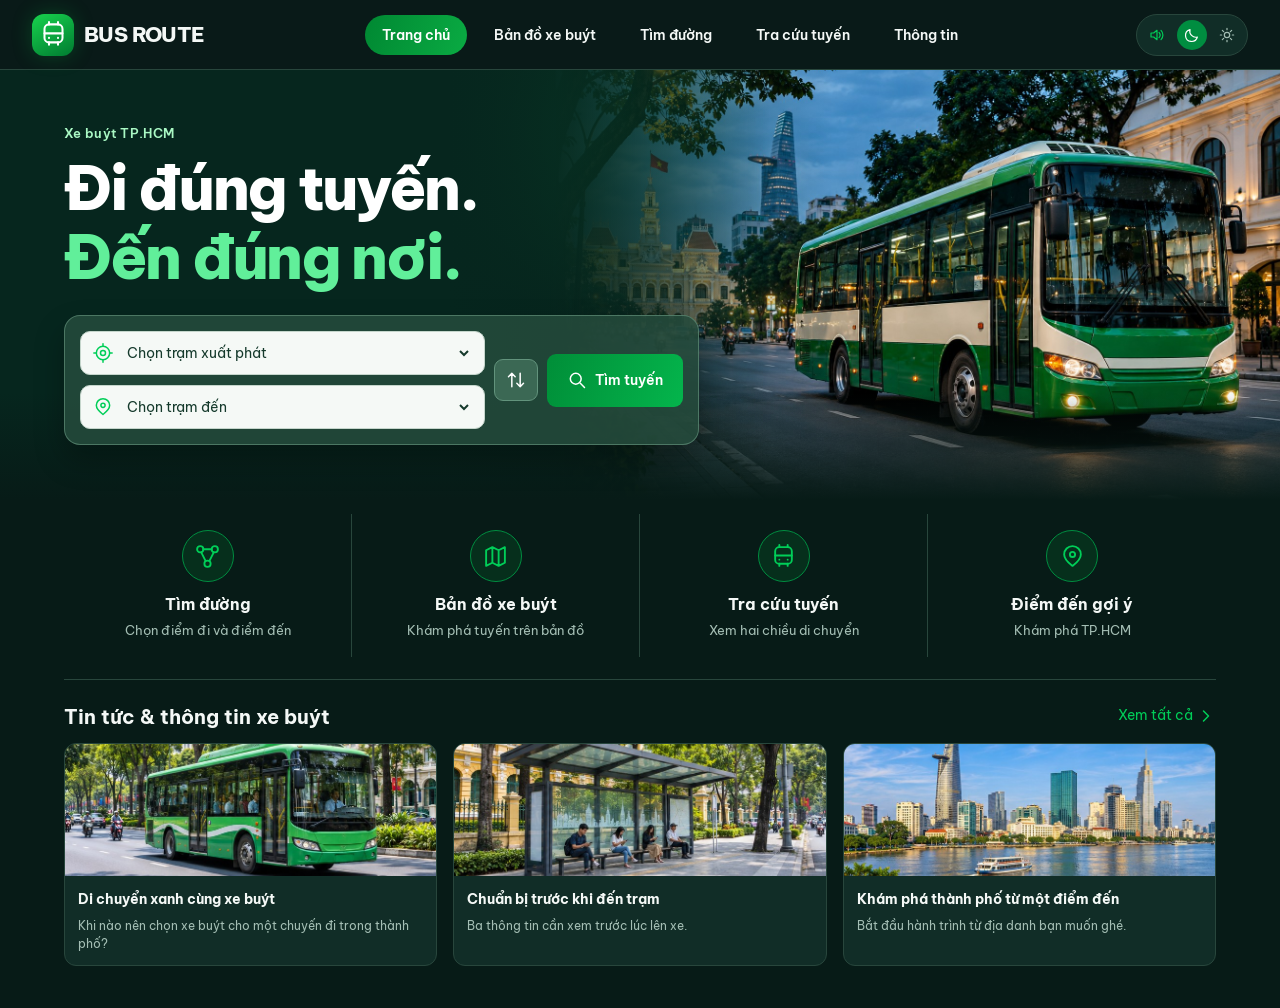
<file: index.html>
<!doctype html>
        <html lang="vi">
        <head>
          <meta charset="utf-8">
          <meta name="viewport" content="width=device-width, initial-scale=1">
          <meta name="theme-color" content="#081b17">
          <title>Trang chủ | BUS ROUTE</title>
          <link rel="icon" href="data:,">
          <link rel="stylesheet" href="css/style.css">
          <link rel="stylesheet" href="css/interface.css">
          <script defer src="js/interface.js"></script>
        </head>
        <body data-page="index">
          <a href="#app" class="skip">Đến nội dung</a>
          <header id="header"><div class="topbar">
            <a href="index.html" class="brand"><span class="logo"><svg class="ico" viewBox="0 0 24 24" fill="none" stroke="currentColor" stroke-width="1.8" stroke-linecap="round" stroke-linejoin="round" aria-hidden="true"><rect x="4" y="3" width="16" height="16" rx="4"/><path d="M4 11h16M8 19v2m8-2v2M8 15h.01M16 15h.01M8 3V1m8 2V1"/></svg></span>BUS ROUTE</a>
            <nav class="nav" aria-label="Điều hướng chính"><a href="index.html" class="active" aria-current="page">Trang chủ</a>
<a href="map.html">Bản đồ xe buýt</a>
<a href="directions.html">Tìm đường</a>
<a href="routes.html">Tra cứu tuyến</a>
<a href="info.html">Thông tin</a></nav>
            <div class="theme">
              <button id="sound" type="button" aria-label="Âm thanh khi nhấn" aria-pressed="true"></button>
              <button id="dark" type="button" aria-label="Giao diện tối"><svg class="ico" viewBox="0 0 24 24" fill="none" stroke="currentColor" stroke-width="1.8" stroke-linecap="round" stroke-linejoin="round" aria-hidden="true"><path d="M20 15A9 9 0 0 1 9 4a9 9 0 1 0 11 11Z"/></svg></button>
              <button id="light" type="button" aria-label="Giao diện sáng"><svg class="ico" viewBox="0 0 24 24" fill="none" stroke="currentColor" stroke-width="1.8" stroke-linecap="round" stroke-linejoin="round" aria-hidden="true"><circle cx="12" cy="12" r="4"/><path d="M12 2v2m0 16v2M2 12h2m16 0h2M5 5l2 2m10 10 2 2m0-14-2 2M7 17l-2 2"/></svg></button>
            </div>
          </div></header>
          <main id="app" tabindex="-1"><section class="hero">
  <img class="hero-art" src="assets/hero.jpg" alt="Minh họa xe buýt xanh tại TP.HCM" decoding="async">
  <div class="hero-copy"><div class="eyebrow">Xe buýt TP.HCM</div><h1>Đi đúng tuyến.<br><span>Đến đúng nơi.</span></h1>
  <form class="hero-search" action="directions.html" method="get">
  <input type="hidden" name="demo" value="1">
  <div class="stack"><label class="field"><svg class="ico" viewBox="0 0 24 24" fill="none" stroke="currentColor" stroke-width="1.8" stroke-linecap="round" stroke-linejoin="round" aria-hidden="true"><circle cx="12" cy="12" r="8"/><circle cx="12" cy="12" r="3"/><path d="M12 1v3m0 16v3M1 12h3m16 0h3"/></svg><select id="home-from" name="from" aria-label="Chọn trạm xuất phát" required><option value="">Chọn trạm xuất phát</option><optgroup label="Trạm minh họa"><option value="BT">Bến Thành</option><option value="HN">Hàm Nghi</option><option value="PA">Pasteur</option><option value="DL">Dinh Độc Lập</option><option value="NT">Nhà thờ Đức Bà</option><option value="CV">Công viên 23/9</option><option value="NS">Ngã sáu Dân Chủ</option><option value="T2">Ba Tháng Hai</option><option value="BK">Đại học Bách Khoa</option><option value="LT">Lý Thường Kiệt</option><option value="AD">Chợ An Đông</option><option value="CL">Chợ Lớn</option><option value="BX8">Bến xe Quận 8</option><option value="PV">Phạm Thế Hiển</option><option value="NP">Nguyễn Tri Phương</option><option value="LH">Lê Hồng Phong</option><option value="HX">Hàng Xanh</option><option value="DB">Điện Biên Phủ</option><option value="MD">Bến xe Miền Đông</option><option value="TD">Thảo Điền</option><option value="SG">Cầu Sài Gòn</option><option value="VT">Văn Thánh</option><option value="GL">Gia Định</option><option value="PN">Phú Nhuận</option><option value="TB">Tân Bình</option><option value="TDL">Công viên Lê Thị Riêng</option></optgroup></select></label><label class="field"><svg class="ico" viewBox="0 0 24 24" fill="none" stroke="currentColor" stroke-width="1.8" stroke-linecap="round" stroke-linejoin="round" aria-hidden="true"><path d="M20 10c0 5-8 11-8 11S4 15 4 10a8 8 0 1 1 16 0Z"/><circle cx="12" cy="10" r="2.5"/></svg><select id="home-to" name="to" aria-label="Chọn trạm đến" required><option value="">Chọn trạm đến</option><optgroup label="Trạm minh họa"><option value="BT">Bến Thành</option><option value="HN">Hàm Nghi</option><option value="PA">Pasteur</option><option value="DL">Dinh Độc Lập</option><option value="NT">Nhà thờ Đức Bà</option><option value="CV">Công viên 23/9</option><option value="NS">Ngã sáu Dân Chủ</option><option value="T2">Ba Tháng Hai</option><option value="BK">Đại học Bách Khoa</option><option value="LT">Lý Thường Kiệt</option><option value="AD">Chợ An Đông</option><option value="CL">Chợ Lớn</option><option value="BX8">Bến xe Quận 8</option><option value="PV">Phạm Thế Hiển</option><option value="NP">Nguyễn Tri Phương</option><option value="LH">Lê Hồng Phong</option><option value="HX">Hàng Xanh</option><option value="DB">Điện Biên Phủ</option><option value="MD">Bến xe Miền Đông</option><option value="TD">Thảo Điền</option><option value="SG">Cầu Sài Gòn</option><option value="VT">Văn Thánh</option><option value="GL">Gia Định</option><option value="PN">Phú Nhuận</option><option value="TB">Tân Bình</option><option value="TDL">Công viên Lê Thị Riêng</option></optgroup></select></label></div>
  <button id="home-swap" class="icon-btn" type="button" aria-label="Hoán đổi hai trạm"><svg class="ico" viewBox="0 0 24 24" fill="none" stroke="currentColor" stroke-width="1.8" stroke-linecap="round" stroke-linejoin="round" aria-hidden="true"><path d="M7 20V4m-4 4 4-4 4 4m6-4v16m-4-4 4 4 4-4"/></svg></button>
  <button class="primary" type="submit"><svg class="ico" viewBox="0 0 24 24" fill="none" stroke="currentColor" stroke-width="1.8" stroke-linecap="round" stroke-linejoin="round" aria-hidden="true"><circle cx="10.5" cy="10.5" r="6.5"/><path d="m16 16 5 5"/></svg> Tìm tuyến</button>
</form></div>
</section>
<div class="home-content"><div class="features"><a class="feature" href="directions.html"><span class="feature-icon"><svg class="ico" viewBox="0 0 24 24" fill="none" stroke="currentColor" stroke-width="1.8" stroke-linecap="round" stroke-linejoin="round" aria-hidden="true"><circle cx="5" cy="5" r="3"/><circle cx="19" cy="5" r="3"/><circle cx="12" cy="19" r="3"/><path d="m8 5 8 0M6 8l4 8m8-8-4 8"/></svg></span><h3>Tìm đường</h3><p class="muted">Chọn điểm đi và điểm đến</p></a><a class="feature" href="map.html"><span class="feature-icon"><svg class="ico" viewBox="0 0 24 24" fill="none" stroke="currentColor" stroke-width="1.8" stroke-linecap="round" stroke-linejoin="round" aria-hidden="true"><path d="m3 6 6-3 6 3 6-3v15l-6 3-6-3-6 3zm6-3v15m6-12v15"/></svg></span><h3>Bản đồ xe buýt</h3><p class="muted">Khám phá tuyến trên bản đồ</p></a><a class="feature" href="routes.html"><span class="feature-icon"><svg class="ico" viewBox="0 0 24 24" fill="none" stroke="currentColor" stroke-width="1.8" stroke-linecap="round" stroke-linejoin="round" aria-hidden="true"><rect x="4" y="3" width="16" height="16" rx="4"/><path d="M4 11h16M8 19v2m8-2v2M8 15h.01M16 15h.01M8 3V1m8 2V1"/></svg></span><h3>Tra cứu tuyến</h3><p class="muted">Xem hai chiều di chuyển</p></a><a class="feature" href="places.html"><span class="feature-icon"><svg class="ico" viewBox="0 0 24 24" fill="none" stroke="currentColor" stroke-width="1.8" stroke-linecap="round" stroke-linejoin="round" aria-hidden="true"><path d="M20 10c0 5-8 11-8 11S4 15 4 10a8 8 0 1 1 16 0Z"/><circle cx="12" cy="10" r="2.5"/></svg></span><h3>Điểm đến gợi ý</h3><p class="muted">Khám phá TP.HCM</p></a></div><section class="section"><div class="row spread"><h2>Tin tức &amp; thông tin xe buýt</h2><a class="accent" href="news.html">Xem tất cả <svg class="ico" viewBox="0 0 24 24" fill="none" stroke="currentColor" stroke-width="1.8" stroke-linecap="round" stroke-linejoin="round" aria-hidden="true"><path d="m9 18 6-6-6-6"/></svg></a></div><div class="news-grid"><a class="news-card" href="news.html#news-bus"><img class="" src="assets/news-bus.jpg" alt="" decoding="async"><div><h3>Di chuyển xanh cùng xe buýt</h3><small>Khi nào nên chọn xe buýt cho một chuyến đi trong thành phố?</small></div></a><a class="news-card" href="news.html#news-stop"><img class="" src="assets/news-stop.jpg" alt="" decoding="async"><div><h3>Chuẩn bị trước khi đến trạm</h3><small>Ba thông tin cần xem trước lúc lên xe.</small></div></a><a class="news-card" href="news.html#news-city"><img class="" src="assets/news-city.jpg" alt="" decoding="async"><div><h3>Khám phá thành phố từ một điểm đến</h3><small>Bắt đầu hành trình từ địa danh bạn muốn ghé.</small></div></a></div></section></div></main>
        </body>
        </html>
</file>
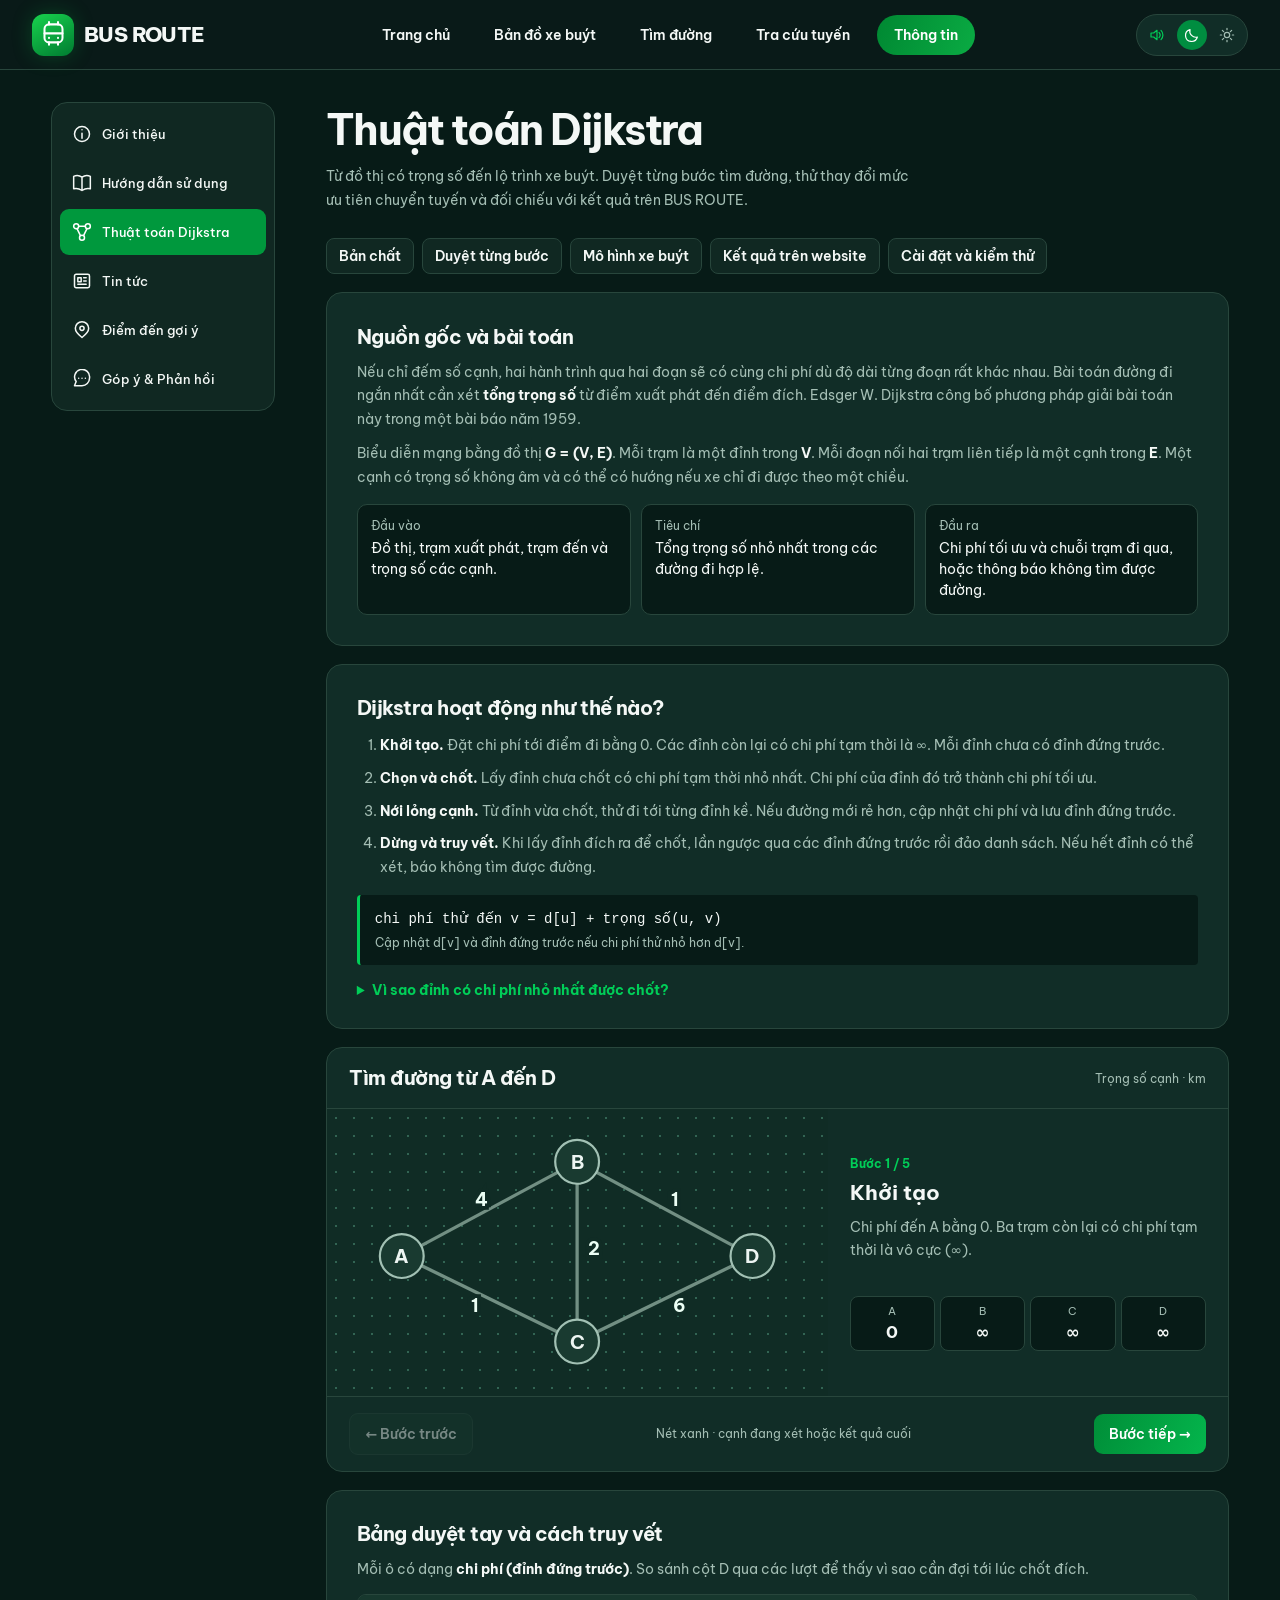
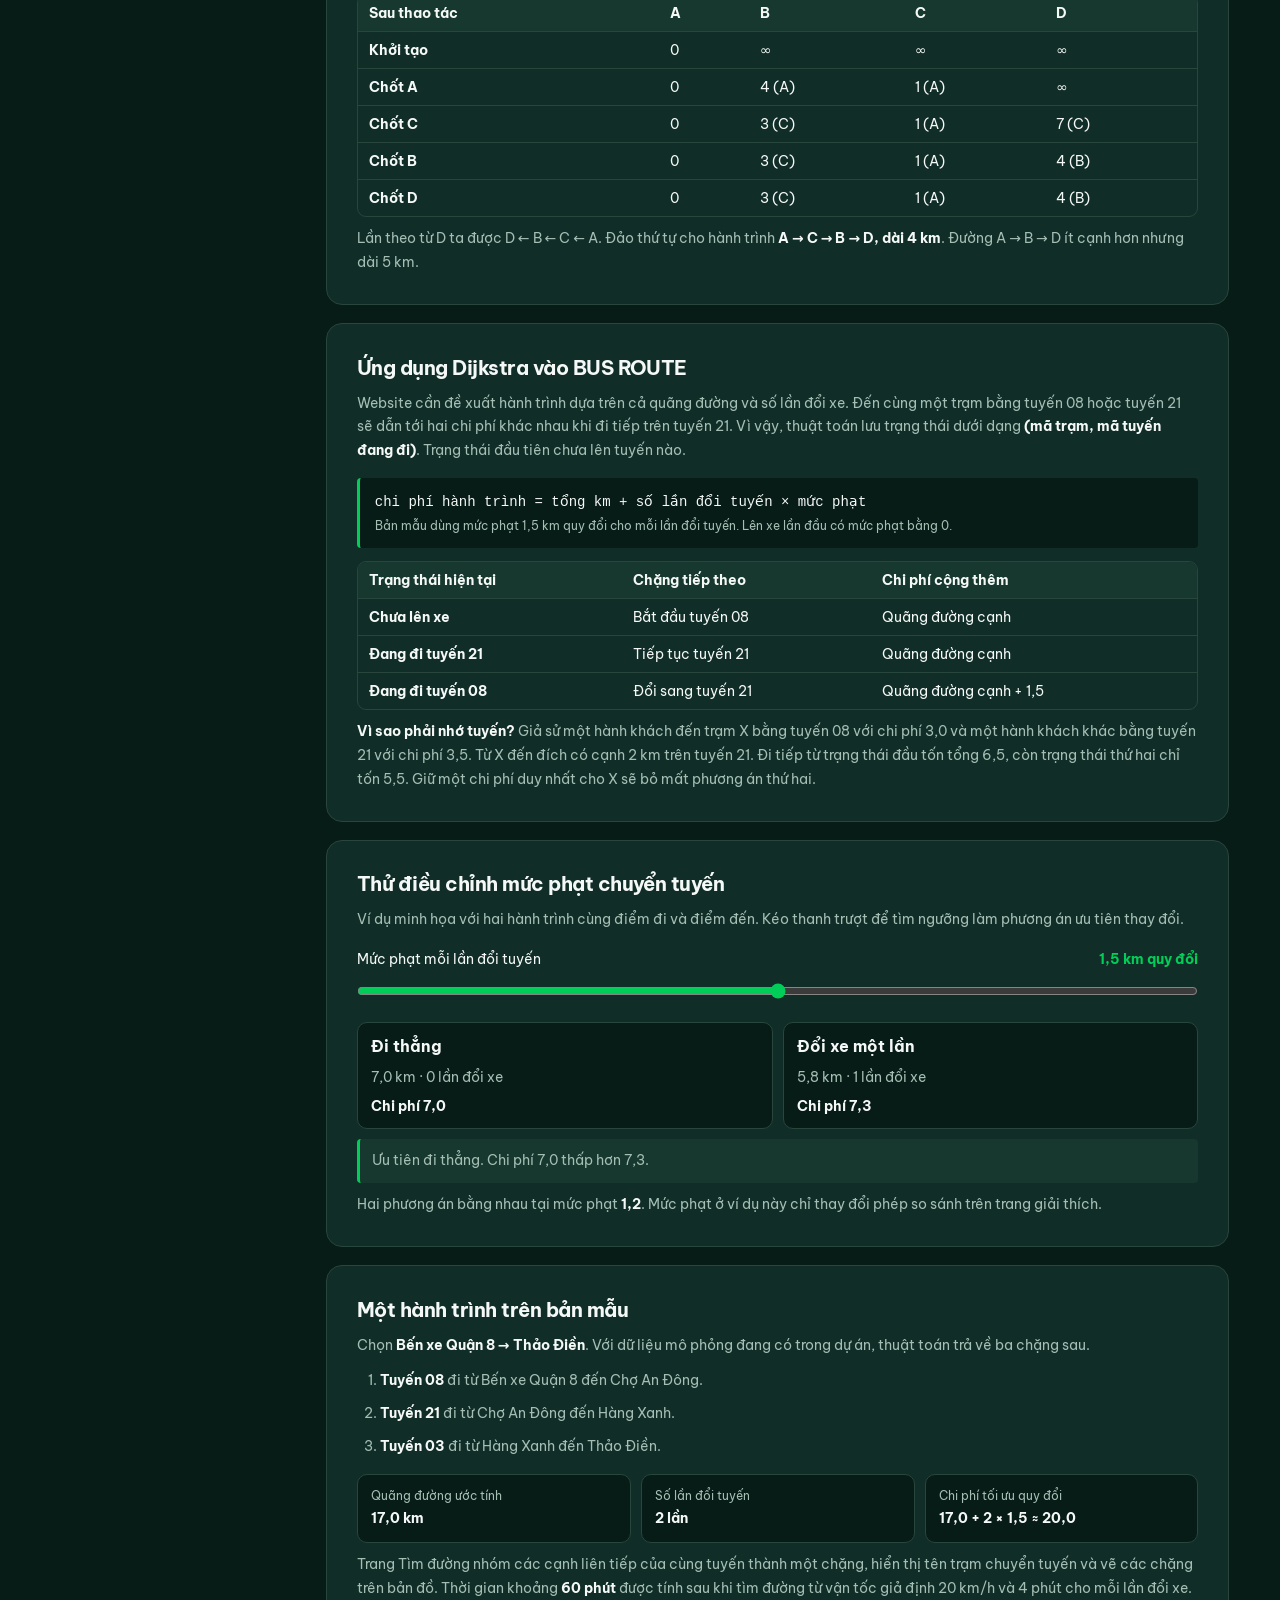
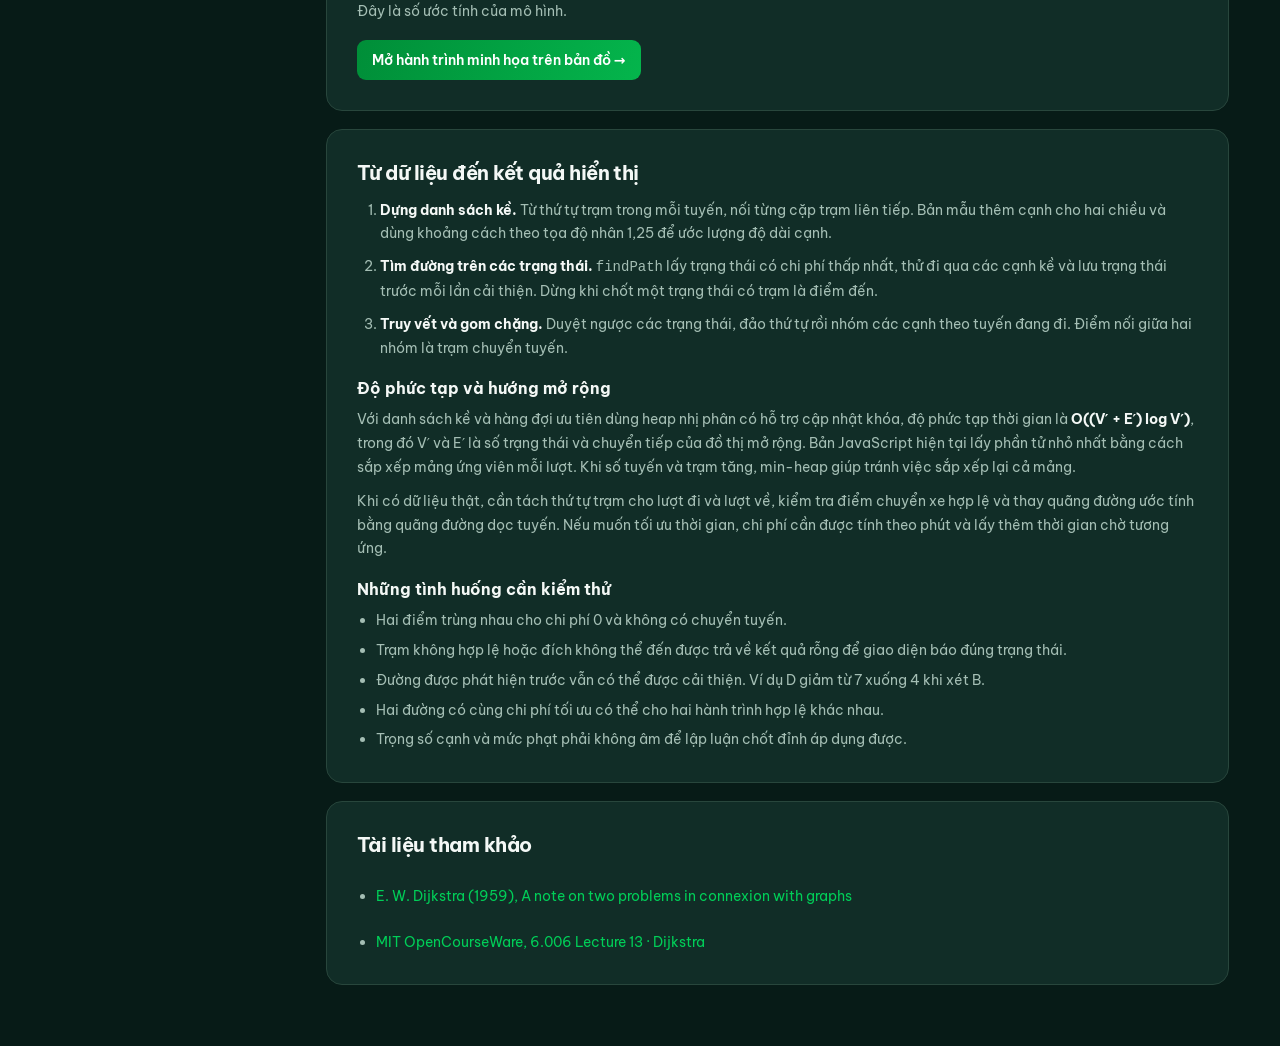
<file: algorithm.html>
<!doctype html>
        <html lang="vi">
        <head>
          <meta charset="utf-8">
          <meta name="viewport" content="width=device-width, initial-scale=1">
          <meta name="theme-color" content="#081b17">
          <title>Thuật toán Dijkstra | BUS ROUTE</title>
          <link rel="icon" href="data:,">
          <link rel="stylesheet" href="css/style.css">
          <link rel="stylesheet" href="css/interface.css">
          <link rel="stylesheet" href="css/algorithm.css">
          <script defer src="js/interface.js"></script>
<script defer src="js/algorithm-demo.js"></script>
        </head>
        <body data-page="algorithm">
          <a href="#app" class="skip">Đến nội dung</a>
          <header id="header"><div class="topbar">
            <a href="index.html" class="brand"><span class="logo"><svg class="ico" viewBox="0 0 24 24" fill="none" stroke="currentColor" stroke-width="1.8" stroke-linecap="round" stroke-linejoin="round" aria-hidden="true"><rect x="4" y="3" width="16" height="16" rx="4"/><path d="M4 11h16M8 19v2m8-2v2M8 15h.01M16 15h.01M8 3V1m8 2V1"/></svg></span>BUS ROUTE</a>
            <nav class="nav" aria-label="Điều hướng chính"><a href="index.html">Trang chủ</a>
<a href="map.html">Bản đồ xe buýt</a>
<a href="directions.html">Tìm đường</a>
<a href="routes.html">Tra cứu tuyến</a>
<a href="info.html" class="active" aria-current="page">Thông tin</a></nav>
            <div class="theme">
              <button id="sound" type="button" aria-label="Âm thanh khi nhấn" aria-pressed="true"></button>
              <button id="dark" type="button" aria-label="Giao diện tối"><svg class="ico" viewBox="0 0 24 24" fill="none" stroke="currentColor" stroke-width="1.8" stroke-linecap="round" stroke-linejoin="round" aria-hidden="true"><path d="M20 15A9 9 0 0 1 9 4a9 9 0 1 0 11 11Z"/></svg></button>
              <button id="light" type="button" aria-label="Giao diện sáng"><svg class="ico" viewBox="0 0 24 24" fill="none" stroke="currentColor" stroke-width="1.8" stroke-linecap="round" stroke-linejoin="round" aria-hidden="true"><circle cx="12" cy="12" r="4"/><path d="M12 2v2m0 16v2M2 12h2m16 0h2M5 5l2 2m10 10 2 2m0-14-2 2M7 17l-2 2"/></svg></button>
            </div>
          </div></header>
          <main id="app" tabindex="-1"><div class="reader-layout"><nav class="info-nav" aria-label="Chuyên mục thông tin"><a href="info.html"><svg class="ico" viewBox="0 0 24 24" fill="none" stroke="currentColor" stroke-width="1.8" stroke-linecap="round" stroke-linejoin="round" aria-hidden="true"><circle cx="12" cy="12" r="9"/><path d="M12 11v6m0-10h.01"/></svg>Giới thiệu</a>
<a href="guide.html"><svg class="ico" viewBox="0 0 24 24" fill="none" stroke="currentColor" stroke-width="1.8" stroke-linecap="round" stroke-linejoin="round" aria-hidden="true"><path d="M12 5C8 2 4 3 2 4v15c4-1 7 0 10 2 3-2 6-3 10-2V4c-2-1-6-2-10 1Zm0 0v16"/></svg>Hướng dẫn sử dụng</a>
<a href="algorithm.html" class="active" aria-current="page"><svg class="ico" viewBox="0 0 24 24" fill="none" stroke="currentColor" stroke-width="1.8" stroke-linecap="round" stroke-linejoin="round" aria-hidden="true"><circle cx="5" cy="5" r="3"/><circle cx="19" cy="5" r="3"/><circle cx="12" cy="19" r="3"/><path d="m8 5 8 0M6 8l4 8m8-8-4 8"/></svg>Thuật toán Dijkstra</a>
<a href="news.html"><svg class="ico" viewBox="0 0 24 24" fill="none" stroke="currentColor" stroke-width="1.8" stroke-linecap="round" stroke-linejoin="round" aria-hidden="true"><rect x="3" y="4" width="18" height="16" rx="2"/><path d="M7 8h4v5H7zm7 0h3m-3 4h3M7 16h10"/></svg>Tin tức</a>
<a href="places.html"><svg class="ico" viewBox="0 0 24 24" fill="none" stroke="currentColor" stroke-width="1.8" stroke-linecap="round" stroke-linejoin="round" aria-hidden="true"><path d="M20 10c0 5-8 11-8 11S4 15 4 10a8 8 0 1 1 16 0Z"/><circle cx="12" cy="10" r="2.5"/></svg>Điểm đến gợi ý</a>
<a href="feedback.html"><svg class="ico" viewBox="0 0 24 24" fill="none" stroke="currentColor" stroke-width="1.8" stroke-linecap="round" stroke-linejoin="round" aria-hidden="true"><path d="M21 11a9 9 0 0 1-9 9H3l2-5a9 9 0 1 1 16-4Z"/><path d="M8 11h.01m4 0h.01m4 0h.01"/></svg>Góp ý & Phản hồi</a></nav>
<article class="reader algorithm-reader">
  <header class="reader-head">
    <h1>Thuật toán Dijkstra</h1>
    <p>Từ đồ thị có trọng số đến lộ trình xe buýt. Duyệt từng bước tìm đường, thử thay đổi mức ưu tiên chuyển tuyến và đối chiếu với kết quả trên BUS ROUTE.</p>
  </header>
  <nav class="algorithm-jumps" aria-label="Nội dung trang Dijkstra">
    <a href="#foundation">Bản chất</a><a href="#walkthrough">Duyệt từng bước</a>
    <a href="#application">Mô hình xe buýt</a><a href="#result">Kết quả trên website</a>
    <a href="#implementation">Cài đặt và kiểm thử</a>
  </nav>
  <section class="card article-copy" id="foundation">
    <h2>Nguồn gốc và bài toán</h2>
    <p>Nếu chỉ đếm số cạnh, hai hành trình qua hai đoạn sẽ có cùng chi phí dù độ dài từng đoạn rất khác nhau. Bài toán đường đi ngắn nhất cần xét <strong>tổng trọng số</strong> từ điểm xuất phát đến điểm đích. Edsger W. Dijkstra công bố phương pháp giải bài toán này trong một bài báo năm 1959.</p>
    <p>Biểu diễn mạng bằng đồ thị <strong>G = (V, E)</strong>. Mỗi trạm là một đỉnh trong <strong>V</strong>. Mỗi đoạn nối hai trạm liên tiếp là một cạnh trong <strong>E</strong>. Một cạnh có trọng số không âm và có thể có hướng nếu xe chỉ đi được theo một chiều.</p>
    <dl class="algorithm-facts">
      <div><dt>Đầu vào</dt><dd>Đồ thị, trạm xuất phát, trạm đến và trọng số các cạnh.</dd></div>
      <div><dt>Tiêu chí</dt><dd>Tổng trọng số nhỏ nhất trong các đường đi hợp lệ.</dd></div>
      <div><dt>Đầu ra</dt><dd>Chi phí tối ưu và chuỗi trạm đi qua, hoặc thông báo không tìm được đường.</dd></div>
    </dl>
  </section>
  <section class="card article-copy" aria-labelledby="method-title">
    <h2 id="method-title">Dijkstra hoạt động như thế nào?</h2>
    <ol class="algorithm-steps">
      <li><strong>Khởi tạo.</strong> Đặt chi phí tới điểm đi bằng 0. Các đỉnh còn lại có chi phí tạm thời là ∞. Mỗi đỉnh chưa có đỉnh đứng trước.</li>
      <li><strong>Chọn và chốt.</strong> Lấy đỉnh chưa chốt có chi phí tạm thời nhỏ nhất. Chi phí của đỉnh đó trở thành chi phí tối ưu.</li>
      <li><strong>Nới lỏng cạnh.</strong> Từ đỉnh vừa chốt, thử đi tới từng đỉnh kề. Nếu đường mới rẻ hơn, cập nhật chi phí và lưu đỉnh đứng trước.</li>
      <li><strong>Dừng và truy vết.</strong> Khi lấy đỉnh đích ra để chốt, lần ngược qua các đỉnh đứng trước rồi đảo danh sách. Nếu hết đỉnh có thể xét, báo không tìm được đường.</li>
    </ol>
    <div class="formula"><code>chi phí thử đến v = d[u] + trọng số(u, v)</code><small>Cập nhật d[v] và đỉnh đứng trước nếu chi phí thử nhỏ hơn d[v].</small></div>
    <details class="algorithm-detail">
      <summary>Vì sao đỉnh có chi phí nhỏ nhất được chốt?</summary>
      <p>Giả sử còn một đường rẻ hơn đi tới đỉnh <strong>u</strong> vừa được chọn. Trên đường đó, xét đỉnh chưa chốt đầu tiên <strong>x</strong>. Cạnh đi tới x đã được xét từ đỉnh đứng trước đã chốt. Vì các cạnh còn lại có trọng số không âm, chi phí tạm thời của x không thể lớn hơn chi phí của đường giả định rẻ hơn tới u. Vậy x phải có chi phí nhỏ hơn u, mâu thuẫn với việc u được chọn là đỉnh có chi phí nhỏ nhất.</p>
    </details>
  </section>
  <section class="lab card" id="walkthrough" aria-labelledby="lab-title">
  <div class="lab-heading"><h2 id="lab-title">Tìm đường từ A đến D</h2><span class="lab-unit">Trọng số cạnh · km</span></div>
  <div class="lab-body">
    <div class="graph-canvas">
      <svg viewBox="0 0 440 245" role="img" aria-labelledby="graph-title graph-desc">
        <title id="graph-title">Đồ thị bốn trạm A, B, C, D</title>
        <desc id="graph-desc">Các cạnh hai chiều AB dài 4, AC dài 1, CB dài 2, BD dài 1 và CD dài 6 km.</desc>
        <g class="tracks">
          <path id="edge-AB" d="M60 126 220 40"/><path id="edge-AC" d="M60 126 220 204"/>
          <path id="edge-CB" d="M220 204V40"/><path id="edge-BD" d="m220 40 160 86"/>
          <path id="edge-CD" d="m220 204 160-78"/>
        </g>
        <g class="edge-cost"><text x="133" y="80">4</text><text x="127" y="177">1</text>
          <text x="235" y="125">2</text><text x="309" y="80">1</text><text x="313" y="177">6</text></g>
        <g class="vertex" id="node-A" transform="translate(60 126)"><circle r="20"/><text>A</text></g>
        <g class="vertex" id="node-B" transform="translate(220 40)"><circle r="20"/><text>B</text></g>
        <g class="vertex" id="node-C" transform="translate(220 204)"><circle r="20"/><text>C</text></g>
        <g class="vertex" id="node-D" transform="translate(380 126)"><circle r="20"/><text>D</text></g>
      </svg>
    </div>
    <div class="lab-reading" aria-live="polite" aria-atomic="true">
      <small id="step-count">Bước 1 / 5</small><h3 id="step-heading">Khởi tạo</h3>
      <p id="step-body">Chi phí đến A bằng 0. Ba trạm còn lại có chi phí tạm thời là vô cực (∞).</p>
      <dl id="distances" class="distances"><div><dt>A</dt><dd>0</dd></div><div><dt>B</dt><dd>∞</dd></div><div><dt>C</dt><dd>∞</dd></div><div><dt>D</dt><dd>∞</dd></div></dl>
    </div>
  </div>
  <div class="lab-actions"><button type="button" class="secondary" id="prev-step" disabled>← Bước trước</button><small>Nét xanh · cạnh đang xét hoặc kết quả cuối</small><button type="button" class="primary" id="next-step">Bước tiếp →</button></div>
</section>
  <section class="card article-copy">
    <h2>Bảng duyệt tay và cách truy vết</h2>
    <p>Mỗi ô có dạng <strong>chi phí (đỉnh đứng trước)</strong>. So sánh cột D qua các lượt để thấy vì sao cần đợi tới lúc chốt đích.</p>
    <div class="algorithm-table-wrap">
      <table class="algorithm-table">
        <thead><tr><th scope="col">Sau thao tác</th><th scope="col">A</th><th scope="col">B</th><th scope="col">C</th><th scope="col">D</th></tr></thead>
        <tbody>
          <tr><th scope="row">Khởi tạo</th><td>0</td><td>∞</td><td>∞</td><td>∞</td></tr>
          <tr><th scope="row">Chốt A</th><td>0</td><td>4 (A)</td><td>1 (A)</td><td>∞</td></tr>
          <tr><th scope="row">Chốt C</th><td>0</td><td>3 (C)</td><td>1 (A)</td><td>7 (C)</td></tr>
          <tr><th scope="row">Chốt B</th><td>0</td><td>3 (C)</td><td>1 (A)</td><td>4 (B)</td></tr>
          <tr><th scope="row">Chốt D</th><td>0</td><td>3 (C)</td><td>1 (A)</td><td>4 (B)</td></tr>
        </tbody>
      </table>
    </div>
    <p>Lần theo từ D ta được D ← B ← C ← A. Đảo thứ tự cho hành trình <strong>A → C → B → D, dài 4 km</strong>. Đường A → B → D ít cạnh hơn nhưng dài 5 km.</p>
  </section>
  <section class="card article-copy" id="application">
    <h2>Ứng dụng Dijkstra vào BUS ROUTE</h2>
    <p>Website cần đề xuất hành trình dựa trên cả quãng đường và số lần đổi xe. Đến cùng một trạm bằng tuyến 08 hoặc tuyến 21 sẽ dẫn tới hai chi phí khác nhau khi đi tiếp trên tuyến 21. Vì vậy, thuật toán lưu trạng thái dưới dạng <strong>(mã trạm, mã tuyến đang đi)</strong>. Trạng thái đầu tiên chưa lên tuyến nào.</p>
    <div class="formula"><code>chi phí hành trình = tổng km + số lần đổi tuyến × mức phạt</code><small>Bản mẫu dùng mức phạt 1,5 km quy đổi cho mỗi lần đổi tuyến. Lên xe lần đầu có mức phạt bằng 0.</small></div>
    <div class="algorithm-table-wrap">
      <table class="algorithm-table">
        <thead><tr><th scope="col">Trạng thái hiện tại</th><th scope="col">Chặng tiếp theo</th><th scope="col">Chi phí cộng thêm</th></tr></thead>
        <tbody>
          <tr><th scope="row">Chưa lên xe</th><td>Bắt đầu tuyến 08</td><td>Quãng đường cạnh</td></tr>
          <tr><th scope="row">Đang đi tuyến 21</th><td>Tiếp tục tuyến 21</td><td>Quãng đường cạnh</td></tr>
          <tr><th scope="row">Đang đi tuyến 08</th><td>Đổi sang tuyến 21</td><td>Quãng đường cạnh + 1,5</td></tr>
        </tbody>
      </table>
    </div>
    <p><strong>Vì sao phải nhớ tuyến?</strong> Giả sử một hành khách đến trạm X bằng tuyến 08 với chi phí 3,0 và một hành khách khác bằng tuyến 21 với chi phí 3,5. Từ X đến đích có cạnh 2 km trên tuyến 21. Đi tiếp từ trạng thái đầu tốn tổng 6,5, còn trạng thái thứ hai chỉ tốn 5,5. Giữ một chi phí duy nhất cho X sẽ bỏ mất phương án thứ hai.</p>
  </section>
  <section class="card article-copy" aria-labelledby="penalty-title">
    <h2 id="penalty-title">Thử điều chỉnh mức phạt chuyển tuyến</h2>
    <p>Ví dụ minh họa với hai hành trình cùng điểm đi và điểm đến. Kéo thanh trượt để tìm ngưỡng làm phương án ưu tiên thay đổi.</p>
    <div class="algorithm-slider">
      <label for="transfer-penalty">Mức phạt mỗi lần đổi tuyến</label>
      <output id="penalty-value" for="transfer-penalty">1,5 km quy đổi</output>
      <input id="transfer-penalty" type="range" min="0" max="3" step="0.1" value="1.5">
    </div>
    <div class="algorithm-options">
      <div><h3>Đi thẳng</h3><p>7,0 km · 0 lần đổi xe</p><strong>Chi phí <span id="direct-cost">7,0</span></strong></div>
      <div><h3>Đổi xe một lần</h3><p>5,8 km · 1 lần đổi xe</p><strong>Chi phí <span id="transfer-cost">7,3</span></strong></div>
    </div>
    <p id="penalty-result" class="algorithm-result" role="status">Ưu tiên đi thẳng. Chi phí 7,0 thấp hơn 7,3.</p>
    <p>Hai phương án bằng nhau tại mức phạt <strong>1,2</strong>. Mức phạt ở ví dụ này chỉ thay đổi phép so sánh trên trang giải thích.</p>
  </section>
  <section class="card article-copy" id="result">
    <h2>Một hành trình trên bản mẫu</h2>
    <p>Chọn <strong>Bến xe Quận 8 → Thảo Điền</strong>. Với dữ liệu mô phỏng đang có trong dự án, thuật toán trả về ba chặng sau.</p>
    <ol class="algorithm-steps">
      <li><strong>Tuyến 08</strong> đi từ Bến xe Quận 8 đến Chợ An Đông.</li>
      <li><strong>Tuyến 21</strong> đi từ Chợ An Đông đến Hàng Xanh.</li>
      <li><strong>Tuyến 03</strong> đi từ Hàng Xanh đến Thảo Điền.</li>
    </ol>
    <dl class="algorithm-facts">
      <div><dt>Quãng đường ước tính</dt><dd><strong>17,0 km</strong></dd></div>
      <div><dt>Số lần đổi tuyến</dt><dd><strong>2 lần</strong></dd></div>
      <div><dt>Chi phí tối ưu quy đổi</dt><dd><strong>17,0 + 2 × 1,5 ≈ 20,0</strong></dd></div>
    </dl>
    <p>Trang Tìm đường nhóm các cạnh liên tiếp của cùng tuyến thành một chặng, hiển thị tên trạm chuyển tuyến và vẽ các chặng trên bản đồ. Thời gian khoảng <strong>60 phút</strong> được tính sau khi tìm đường từ vận tốc giả định 20 km/h và 4 phút cho mỗi lần đổi xe. Đây là số ước tính của mô hình.</p>
    <a class="primary" href="directions.html?demo=1&amp;from=BX8&amp;to=TD">Mở hành trình minh họa trên bản đồ →</a>
  </section>
  <section class="card article-copy" id="implementation">
    <h2>Từ dữ liệu đến kết quả hiển thị</h2>
    <ol class="algorithm-steps">
      <li><strong>Dựng danh sách kề.</strong> Từ thứ tự trạm trong mỗi tuyến, nối từng cặp trạm liên tiếp. Bản mẫu thêm cạnh cho hai chiều và dùng khoảng cách theo tọa độ nhân 1,25 để ước lượng độ dài cạnh.</li>
      <li><strong>Tìm đường trên các trạng thái.</strong> <code>findPath</code> lấy trạng thái có chi phí thấp nhất, thử đi qua các cạnh kề và lưu trạng thái trước mỗi lần cải thiện. Dừng khi chốt một trạng thái có trạm là điểm đến.</li>
      <li><strong>Truy vết và gom chặng.</strong> Duyệt ngược các trạng thái, đảo thứ tự rồi nhóm các cạnh theo tuyến đang đi. Điểm nối giữa hai nhóm là trạm chuyển tuyến.</li>
    </ol>
    <h3>Độ phức tạp và hướng mở rộng</h3>
    <p>Với danh sách kề và hàng đợi ưu tiên dùng heap nhị phân có hỗ trợ cập nhật khóa, độ phức tạp thời gian là <strong>O((V′ + E′) log V′)</strong>, trong đó V′ và E′ là số trạng thái và chuyển tiếp của đồ thị mở rộng. Bản JavaScript hiện tại lấy phần tử nhỏ nhất bằng cách sắp xếp mảng ứng viên mỗi lượt. Khi số tuyến và trạm tăng, min-heap giúp tránh việc sắp xếp lại cả mảng.</p>
    <p>Khi có dữ liệu thật, cần tách thứ tự trạm cho lượt đi và lượt về, kiểm tra điểm chuyển xe hợp lệ và thay quãng đường ước tính bằng quãng đường dọc tuyến. Nếu muốn tối ưu thời gian, chi phí cần được tính theo phút và lấy thêm thời gian chờ tương ứng.</p>
    <h3>Những tình huống cần kiểm thử</h3>
    <ul><li>Hai điểm trùng nhau cho chi phí 0 và không có chuyển tuyến.</li><li>Trạm không hợp lệ hoặc đích không thể đến được trả về kết quả rỗng để giao diện báo đúng trạng thái.</li><li>Đường được phát hiện trước vẫn có thể được cải thiện. Ví dụ D giảm từ 7 xuống 4 khi xét B.</li><li>Hai đường có cùng chi phí tối ưu có thể cho hai hành trình hợp lệ khác nhau.</li><li>Trọng số cạnh và mức phạt phải không âm để lập luận chốt đỉnh áp dụng được.</li></ul>
  </section>
  <section class="card article-copy" aria-labelledby="sources-title">
    <h2 id="sources-title">Tài liệu tham khảo</h2>
    <ul>
      <li><a class="accent" href="https://doi.org/10.1007/BF01386390">E. W. Dijkstra (1959), A note on two problems in connexion with graphs</a></li>
      <li><a class="accent" href="https://ocw.mit.edu/courses/6-006-introduction-to-algorithms-spring-2020/resources/lecture-13-dijkstra/">MIT OpenCourseWare, 6.006 Lecture 13 · Dijkstra</a></li>
    </ul>
  </section>
</article></div></main>
        </body>
        </html>
</file>
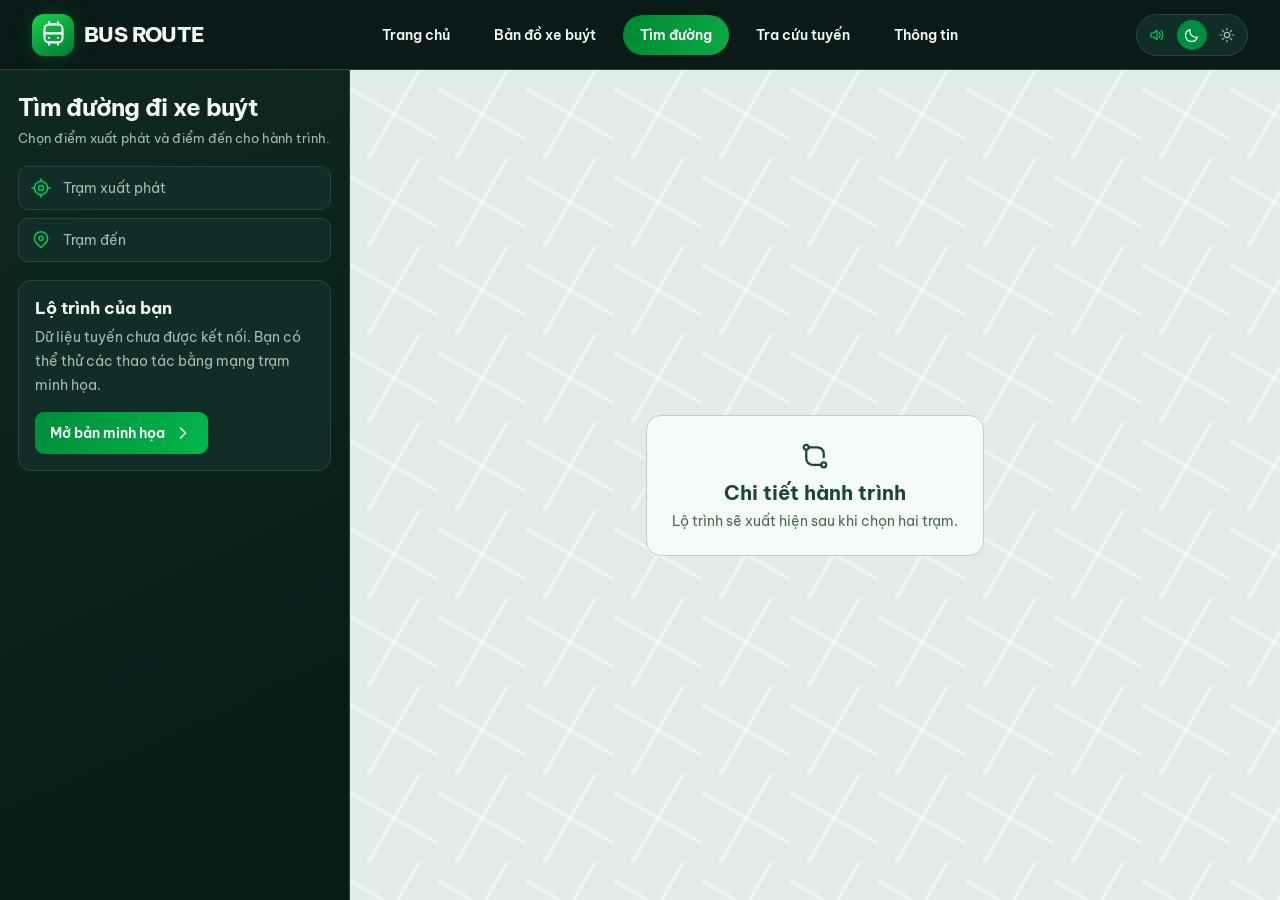
<file: directions.html>
<!doctype html>
        <html lang="vi">
        <head>
          <meta charset="utf-8">
          <meta name="viewport" content="width=device-width, initial-scale=1">
          <meta name="theme-color" content="#081b17">
          <title>Tìm đường đi xe buýt | BUS ROUTE</title>
          <link rel="icon" href="data:,">
          <link rel="stylesheet" href="css/style.css">
          <link rel="stylesheet" href="css/interface.css">
          <script defer src="js/interface.js"></script>
<script defer src="js/preview.js"></script>
        </head>
        <body data-page="directions">
          <a href="#app" class="skip">Đến nội dung</a>
          <header id="header"><div class="topbar">
            <a href="index.html" class="brand"><span class="logo"><svg class="ico" viewBox="0 0 24 24" fill="none" stroke="currentColor" stroke-width="1.8" stroke-linecap="round" stroke-linejoin="round" aria-hidden="true"><rect x="4" y="3" width="16" height="16" rx="4"/><path d="M4 11h16M8 19v2m8-2v2M8 15h.01M16 15h.01M8 3V1m8 2V1"/></svg></span>BUS ROUTE</a>
            <nav class="nav" aria-label="Điều hướng chính"><a href="index.html">Trang chủ</a>
<a href="map.html">Bản đồ xe buýt</a>
<a href="directions.html" class="active" aria-current="page">Tìm đường</a>
<a href="routes.html">Tra cứu tuyến</a>
<a href="info.html">Thông tin</a></nav>
            <div class="theme">
              <button id="sound" type="button" aria-label="Âm thanh khi nhấn" aria-pressed="true"></button>
              <button id="dark" type="button" aria-label="Giao diện tối"><svg class="ico" viewBox="0 0 24 24" fill="none" stroke="currentColor" stroke-width="1.8" stroke-linecap="round" stroke-linejoin="round" aria-hidden="true"><path d="M20 15A9 9 0 0 1 9 4a9 9 0 1 0 11 11Z"/></svg></button>
              <button id="light" type="button" aria-label="Giao diện sáng"><svg class="ico" viewBox="0 0 24 24" fill="none" stroke="currentColor" stroke-width="1.8" stroke-linecap="round" stroke-linejoin="round" aria-hidden="true"><circle cx="12" cy="12" r="4"/><path d="M12 2v2m0 16v2M2 12h2m16 0h2M5 5l2 2m10 10 2 2m0-14-2 2M7 17l-2 2"/></svg></button>
            </div>
          </div></header>
          <main id="app" tabindex="-1"><div class="workspace"><aside class="sidebar"><h1>Tìm đường đi xe buýt</h1><p class="muted subtitle">Chọn điểm xuất phát và điểm đến cho hành trình.</p><div class="placeholder-fields"><label class="field"><svg class="ico" viewBox="0 0 24 24" fill="none" stroke="currentColor" stroke-width="1.8" stroke-linecap="round" stroke-linejoin="round" aria-hidden="true"><circle cx="12" cy="12" r="8"/><circle cx="12" cy="12" r="3"/><path d="M12 1v3m0 16v3M1 12h3m16 0h3"/></svg><input aria-label="Trạm xuất phát" placeholder="Trạm xuất phát" disabled></label><label class="field"><svg class="ico" viewBox="0 0 24 24" fill="none" stroke="currentColor" stroke-width="1.8" stroke-linecap="round" stroke-linejoin="round" aria-hidden="true"><path d="M20 10c0 5-8 11-8 11S4 15 4 10a8 8 0 1 1 16 0Z"/><circle cx="12" cy="10" r="2.5"/></svg><input aria-label="Trạm đến" placeholder="Trạm đến" disabled></label></div>
      <section class="card waiting"><h2>Lộ trình của bạn</h2><p>Dữ liệu tuyến chưa được kết nối. Bạn có thể thử các thao tác bằng mạng trạm minh họa.</p>
      <a class="primary" href="directions.html?demo=1">Mở bản minh họa <svg class="ico" viewBox="0 0 24 24" fill="none" stroke="currentColor" stroke-width="1.8" stroke-linecap="round" stroke-linejoin="round" aria-hidden="true"><path d="m9 18 6-6-6-6"/></svg></a></section></aside>
      <section class="blank-map" aria-label="Khung bản đồ"><div><svg class="ico" viewBox="0 0 24 24" fill="none" stroke="currentColor" stroke-width="1.8" stroke-linecap="round" stroke-linejoin="round" aria-hidden="true"><circle cx="5" cy="5" r="2"/><circle cx="19" cy="19" r="2"/><path d="M5 7v7a5 5 0 0 0 5 5h7M7 5h7a5 5 0 0 1 5 5v3"/></svg><h2>Chi tiết hành trình</h2>
      <p>Lộ trình sẽ xuất hiện sau khi chọn hai trạm.</p></div></section></div></main>
        </body>
        </html>
</file>
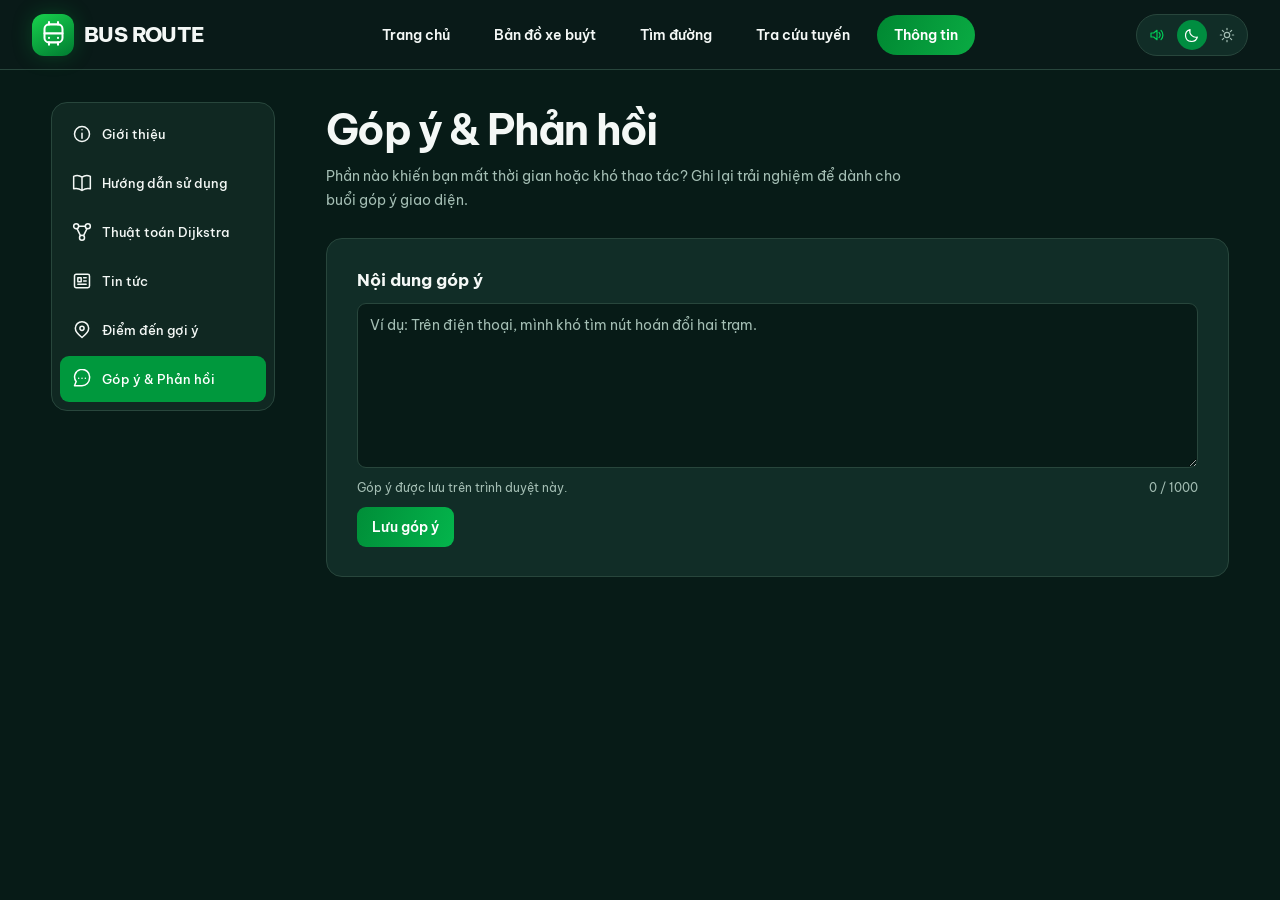
<file: feedback.html>
<!doctype html>
        <html lang="vi">
        <head>
          <meta charset="utf-8">
          <meta name="viewport" content="width=device-width, initial-scale=1">
          <meta name="theme-color" content="#081b17">
          <title>Góp ý & Phản hồi | BUS ROUTE</title>
          <link rel="icon" href="data:,">
          <link rel="stylesheet" href="css/style.css">
          <link rel="stylesheet" href="css/interface.css">
          <script defer src="js/interface.js"></script>
        </head>
        <body data-page="feedback">
          <a href="#app" class="skip">Đến nội dung</a>
          <header id="header"><div class="topbar">
            <a href="index.html" class="brand"><span class="logo"><svg class="ico" viewBox="0 0 24 24" fill="none" stroke="currentColor" stroke-width="1.8" stroke-linecap="round" stroke-linejoin="round" aria-hidden="true"><rect x="4" y="3" width="16" height="16" rx="4"/><path d="M4 11h16M8 19v2m8-2v2M8 15h.01M16 15h.01M8 3V1m8 2V1"/></svg></span>BUS ROUTE</a>
            <nav class="nav" aria-label="Điều hướng chính"><a href="index.html">Trang chủ</a>
<a href="map.html">Bản đồ xe buýt</a>
<a href="directions.html">Tìm đường</a>
<a href="routes.html">Tra cứu tuyến</a>
<a href="info.html" class="active" aria-current="page">Thông tin</a></nav>
            <div class="theme">
              <button id="sound" type="button" aria-label="Âm thanh khi nhấn" aria-pressed="true"></button>
              <button id="dark" type="button" aria-label="Giao diện tối"><svg class="ico" viewBox="0 0 24 24" fill="none" stroke="currentColor" stroke-width="1.8" stroke-linecap="round" stroke-linejoin="round" aria-hidden="true"><path d="M20 15A9 9 0 0 1 9 4a9 9 0 1 0 11 11Z"/></svg></button>
              <button id="light" type="button" aria-label="Giao diện sáng"><svg class="ico" viewBox="0 0 24 24" fill="none" stroke="currentColor" stroke-width="1.8" stroke-linecap="round" stroke-linejoin="round" aria-hidden="true"><circle cx="12" cy="12" r="4"/><path d="M12 2v2m0 16v2M2 12h2m16 0h2M5 5l2 2m10 10 2 2m0-14-2 2M7 17l-2 2"/></svg></button>
            </div>
          </div></header>
          <main id="app" tabindex="-1"><div class="reader-layout"><nav class="info-nav" aria-label="Chuyên mục thông tin"><a href="info.html"><svg class="ico" viewBox="0 0 24 24" fill="none" stroke="currentColor" stroke-width="1.8" stroke-linecap="round" stroke-linejoin="round" aria-hidden="true"><circle cx="12" cy="12" r="9"/><path d="M12 11v6m0-10h.01"/></svg>Giới thiệu</a>
<a href="guide.html"><svg class="ico" viewBox="0 0 24 24" fill="none" stroke="currentColor" stroke-width="1.8" stroke-linecap="round" stroke-linejoin="round" aria-hidden="true"><path d="M12 5C8 2 4 3 2 4v15c4-1 7 0 10 2 3-2 6-3 10-2V4c-2-1-6-2-10 1Zm0 0v16"/></svg>Hướng dẫn sử dụng</a>
<a href="algorithm.html"><svg class="ico" viewBox="0 0 24 24" fill="none" stroke="currentColor" stroke-width="1.8" stroke-linecap="round" stroke-linejoin="round" aria-hidden="true"><circle cx="5" cy="5" r="3"/><circle cx="19" cy="5" r="3"/><circle cx="12" cy="19" r="3"/><path d="m8 5 8 0M6 8l4 8m8-8-4 8"/></svg>Thuật toán Dijkstra</a>
<a href="news.html"><svg class="ico" viewBox="0 0 24 24" fill="none" stroke="currentColor" stroke-width="1.8" stroke-linecap="round" stroke-linejoin="round" aria-hidden="true"><rect x="3" y="4" width="18" height="16" rx="2"/><path d="M7 8h4v5H7zm7 0h3m-3 4h3M7 16h10"/></svg>Tin tức</a>
<a href="places.html"><svg class="ico" viewBox="0 0 24 24" fill="none" stroke="currentColor" stroke-width="1.8" stroke-linecap="round" stroke-linejoin="round" aria-hidden="true"><path d="M20 10c0 5-8 11-8 11S4 15 4 10a8 8 0 1 1 16 0Z"/><circle cx="12" cy="10" r="2.5"/></svg>Điểm đến gợi ý</a>
<a href="feedback.html" class="active" aria-current="page"><svg class="ico" viewBox="0 0 24 24" fill="none" stroke="currentColor" stroke-width="1.8" stroke-linecap="round" stroke-linejoin="round" aria-hidden="true"><path d="M21 11a9 9 0 0 1-9 9H3l2-5a9 9 0 1 1 16-4Z"/><path d="M8 11h.01m4 0h.01m4 0h.01"/></svg>Góp ý & Phản hồi</a></nav><article class="reader"><header class="reader-head"><h1>Góp ý &amp; Phản hồi</h1><p>Phần nào khiến bạn mất thời gian hoặc khó thao tác? Ghi lại trải nghiệm để dành cho buổi góp ý giao diện.</p></header>
<form id="feedback-form" class="card feedback-card">
  <label for="feedback-text">Nội dung góp ý</label>
  <textarea id="feedback-text" name="feedback" required maxlength="1000" placeholder="Ví dụ: Trên điện thoại, mình khó tìm nút hoán đổi hai trạm."></textarea>
  <div class="row spread"><small>Góp ý được lưu trên trình duyệt này.</small><small id="character-count">0 / 1000</small></div>
  <button class="primary" type="submit">Lưu góp ý</button>
  <p id="feedback-status" role="status"></p>
</form></article></div></main>
        </body>
        </html>
</file>
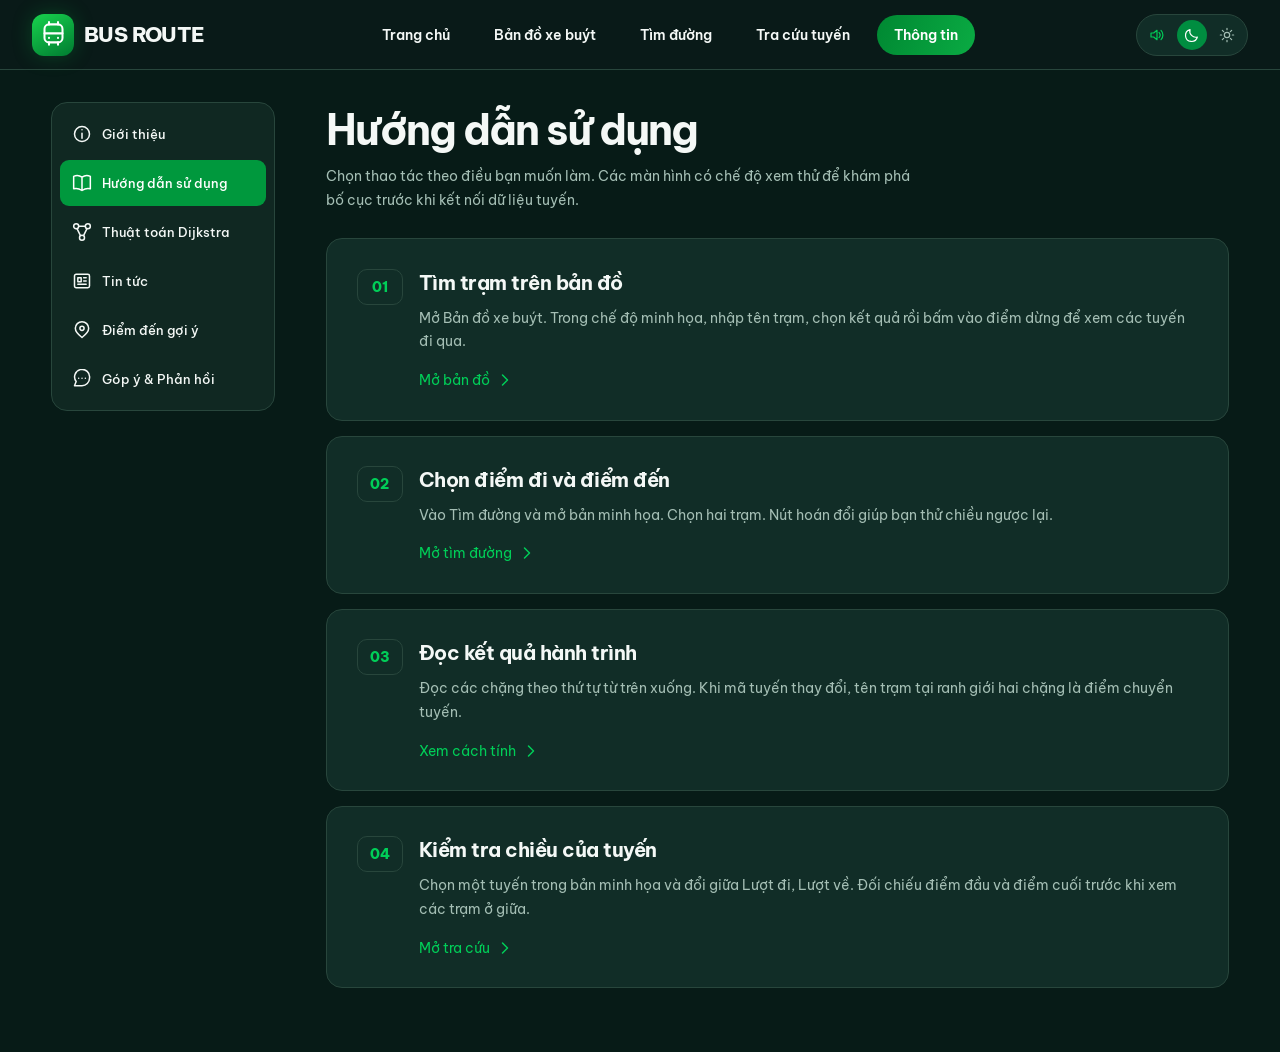
<file: guide.html>
<!doctype html>
        <html lang="vi">
        <head>
          <meta charset="utf-8">
          <meta name="viewport" content="width=device-width, initial-scale=1">
          <meta name="theme-color" content="#081b17">
          <title>Hướng dẫn sử dụng | BUS ROUTE</title>
          <link rel="icon" href="data:,">
          <link rel="stylesheet" href="css/style.css">
          <link rel="stylesheet" href="css/interface.css">
          <script defer src="js/interface.js"></script>
        </head>
        <body data-page="guide">
          <a href="#app" class="skip">Đến nội dung</a>
          <header id="header"><div class="topbar">
            <a href="index.html" class="brand"><span class="logo"><svg class="ico" viewBox="0 0 24 24" fill="none" stroke="currentColor" stroke-width="1.8" stroke-linecap="round" stroke-linejoin="round" aria-hidden="true"><rect x="4" y="3" width="16" height="16" rx="4"/><path d="M4 11h16M8 19v2m8-2v2M8 15h.01M16 15h.01M8 3V1m8 2V1"/></svg></span>BUS ROUTE</a>
            <nav class="nav" aria-label="Điều hướng chính"><a href="index.html">Trang chủ</a>
<a href="map.html">Bản đồ xe buýt</a>
<a href="directions.html">Tìm đường</a>
<a href="routes.html">Tra cứu tuyến</a>
<a href="info.html" class="active" aria-current="page">Thông tin</a></nav>
            <div class="theme">
              <button id="sound" type="button" aria-label="Âm thanh khi nhấn" aria-pressed="true"></button>
              <button id="dark" type="button" aria-label="Giao diện tối"><svg class="ico" viewBox="0 0 24 24" fill="none" stroke="currentColor" stroke-width="1.8" stroke-linecap="round" stroke-linejoin="round" aria-hidden="true"><path d="M20 15A9 9 0 0 1 9 4a9 9 0 1 0 11 11Z"/></svg></button>
              <button id="light" type="button" aria-label="Giao diện sáng"><svg class="ico" viewBox="0 0 24 24" fill="none" stroke="currentColor" stroke-width="1.8" stroke-linecap="round" stroke-linejoin="round" aria-hidden="true"><circle cx="12" cy="12" r="4"/><path d="M12 2v2m0 16v2M2 12h2m16 0h2M5 5l2 2m10 10 2 2m0-14-2 2M7 17l-2 2"/></svg></button>
            </div>
          </div></header>
          <main id="app" tabindex="-1"><div class="reader-layout"><nav class="info-nav" aria-label="Chuyên mục thông tin"><a href="info.html"><svg class="ico" viewBox="0 0 24 24" fill="none" stroke="currentColor" stroke-width="1.8" stroke-linecap="round" stroke-linejoin="round" aria-hidden="true"><circle cx="12" cy="12" r="9"/><path d="M12 11v6m0-10h.01"/></svg>Giới thiệu</a>
<a href="guide.html" class="active" aria-current="page"><svg class="ico" viewBox="0 0 24 24" fill="none" stroke="currentColor" stroke-width="1.8" stroke-linecap="round" stroke-linejoin="round" aria-hidden="true"><path d="M12 5C8 2 4 3 2 4v15c4-1 7 0 10 2 3-2 6-3 10-2V4c-2-1-6-2-10 1Zm0 0v16"/></svg>Hướng dẫn sử dụng</a>
<a href="algorithm.html"><svg class="ico" viewBox="0 0 24 24" fill="none" stroke="currentColor" stroke-width="1.8" stroke-linecap="round" stroke-linejoin="round" aria-hidden="true"><circle cx="5" cy="5" r="3"/><circle cx="19" cy="5" r="3"/><circle cx="12" cy="19" r="3"/><path d="m8 5 8 0M6 8l4 8m8-8-4 8"/></svg>Thuật toán Dijkstra</a>
<a href="news.html"><svg class="ico" viewBox="0 0 24 24" fill="none" stroke="currentColor" stroke-width="1.8" stroke-linecap="round" stroke-linejoin="round" aria-hidden="true"><rect x="3" y="4" width="18" height="16" rx="2"/><path d="M7 8h4v5H7zm7 0h3m-3 4h3M7 16h10"/></svg>Tin tức</a>
<a href="places.html"><svg class="ico" viewBox="0 0 24 24" fill="none" stroke="currentColor" stroke-width="1.8" stroke-linecap="round" stroke-linejoin="round" aria-hidden="true"><path d="M20 10c0 5-8 11-8 11S4 15 4 10a8 8 0 1 1 16 0Z"/><circle cx="12" cy="10" r="2.5"/></svg>Điểm đến gợi ý</a>
<a href="feedback.html"><svg class="ico" viewBox="0 0 24 24" fill="none" stroke="currentColor" stroke-width="1.8" stroke-linecap="round" stroke-linejoin="round" aria-hidden="true"><path d="M21 11a9 9 0 0 1-9 9H3l2-5a9 9 0 1 1 16-4Z"/><path d="M8 11h.01m4 0h.01m4 0h.01"/></svg>Góp ý & Phản hồi</a></nav><article class="reader"><header class="reader-head"><h1>Hướng dẫn sử dụng</h1><p>Chọn thao tác theo điều bạn muốn làm. Các màn hình có chế độ xem thử để khám phá bố cục trước khi kết nối dữ liệu tuyến.</p></header><div class="guide-steps"><section class="card guide-row"><span class="step-no">01</span><div><h2>Tìm trạm trên bản đồ</h2><p>Mở Bản đồ xe buýt. Trong chế độ minh họa, nhập tên trạm, chọn kết quả rồi bấm vào điểm dừng để xem các tuyến đi qua.</p><a class="accent" href="map.html">Mở bản đồ <svg class="ico" viewBox="0 0 24 24" fill="none" stroke="currentColor" stroke-width="1.8" stroke-linecap="round" stroke-linejoin="round" aria-hidden="true"><path d="m9 18 6-6-6-6"/></svg></a></div></section><section class="card guide-row"><span class="step-no">02</span><div><h2>Chọn điểm đi và điểm đến</h2><p>Vào Tìm đường và mở bản minh họa. Chọn hai trạm. Nút hoán đổi giúp bạn thử chiều ngược lại.</p><a class="accent" href="directions.html">Mở tìm đường <svg class="ico" viewBox="0 0 24 24" fill="none" stroke="currentColor" stroke-width="1.8" stroke-linecap="round" stroke-linejoin="round" aria-hidden="true"><path d="m9 18 6-6-6-6"/></svg></a></div></section><section class="card guide-row"><span class="step-no">03</span><div><h2>Đọc kết quả hành trình</h2><p>Đọc các chặng theo thứ tự từ trên xuống. Khi mã tuyến thay đổi, tên trạm tại ranh giới hai chặng là điểm chuyển tuyến.</p><a class="accent" href="algorithm.html">Xem cách tính <svg class="ico" viewBox="0 0 24 24" fill="none" stroke="currentColor" stroke-width="1.8" stroke-linecap="round" stroke-linejoin="round" aria-hidden="true"><path d="m9 18 6-6-6-6"/></svg></a></div></section><section class="card guide-row"><span class="step-no">04</span><div><h2>Kiểm tra chiều của tuyến</h2><p>Chọn một tuyến trong bản minh họa và đổi giữa Lượt đi, Lượt về. Đối chiếu điểm đầu và điểm cuối trước khi xem các trạm ở giữa.</p><a class="accent" href="routes.html">Mở tra cứu <svg class="ico" viewBox="0 0 24 24" fill="none" stroke="currentColor" stroke-width="1.8" stroke-linecap="round" stroke-linejoin="round" aria-hidden="true"><path d="m9 18 6-6-6-6"/></svg></a></div></section></div></article></div></main>
        </body>
        </html>
</file>
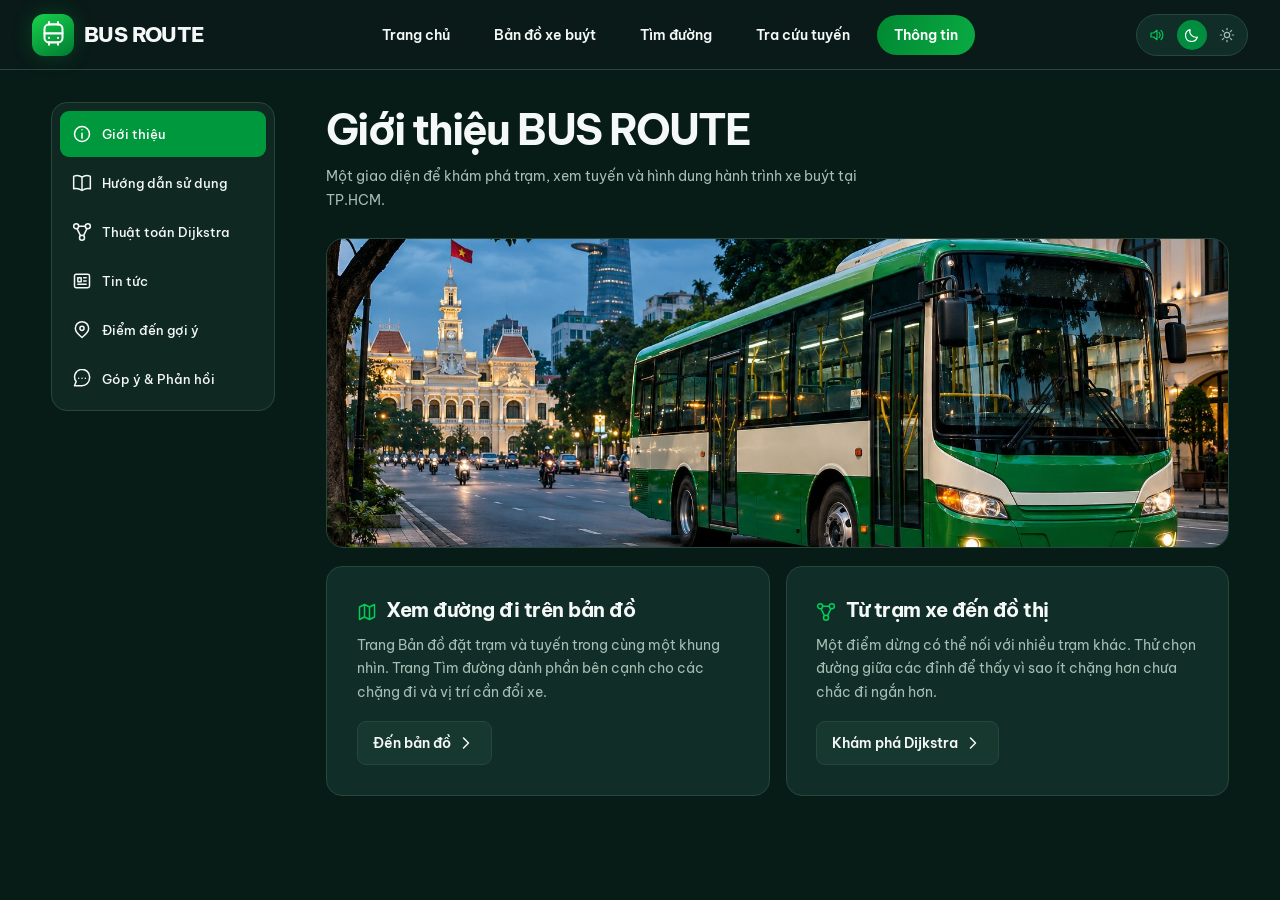
<file: info.html>
<!doctype html>
        <html lang="vi">
        <head>
          <meta charset="utf-8">
          <meta name="viewport" content="width=device-width, initial-scale=1">
          <meta name="theme-color" content="#081b17">
          <title>Giới thiệu | BUS ROUTE</title>
          <link rel="icon" href="data:,">
          <link rel="stylesheet" href="css/style.css">
          <link rel="stylesheet" href="css/interface.css">
          <script defer src="js/interface.js"></script>
        </head>
        <body data-page="info">
          <a href="#app" class="skip">Đến nội dung</a>
          <header id="header"><div class="topbar">
            <a href="index.html" class="brand"><span class="logo"><svg class="ico" viewBox="0 0 24 24" fill="none" stroke="currentColor" stroke-width="1.8" stroke-linecap="round" stroke-linejoin="round" aria-hidden="true"><rect x="4" y="3" width="16" height="16" rx="4"/><path d="M4 11h16M8 19v2m8-2v2M8 15h.01M16 15h.01M8 3V1m8 2V1"/></svg></span>BUS ROUTE</a>
            <nav class="nav" aria-label="Điều hướng chính"><a href="index.html">Trang chủ</a>
<a href="map.html">Bản đồ xe buýt</a>
<a href="directions.html">Tìm đường</a>
<a href="routes.html">Tra cứu tuyến</a>
<a href="info.html" class="active" aria-current="page">Thông tin</a></nav>
            <div class="theme">
              <button id="sound" type="button" aria-label="Âm thanh khi nhấn" aria-pressed="true"></button>
              <button id="dark" type="button" aria-label="Giao diện tối"><svg class="ico" viewBox="0 0 24 24" fill="none" stroke="currentColor" stroke-width="1.8" stroke-linecap="round" stroke-linejoin="round" aria-hidden="true"><path d="M20 15A9 9 0 0 1 9 4a9 9 0 1 0 11 11Z"/></svg></button>
              <button id="light" type="button" aria-label="Giao diện sáng"><svg class="ico" viewBox="0 0 24 24" fill="none" stroke="currentColor" stroke-width="1.8" stroke-linecap="round" stroke-linejoin="round" aria-hidden="true"><circle cx="12" cy="12" r="4"/><path d="M12 2v2m0 16v2M2 12h2m16 0h2M5 5l2 2m10 10 2 2m0-14-2 2M7 17l-2 2"/></svg></button>
            </div>
          </div></header>
          <main id="app" tabindex="-1"><div class="reader-layout"><nav class="info-nav" aria-label="Chuyên mục thông tin"><a href="info.html" class="active" aria-current="page"><svg class="ico" viewBox="0 0 24 24" fill="none" stroke="currentColor" stroke-width="1.8" stroke-linecap="round" stroke-linejoin="round" aria-hidden="true"><circle cx="12" cy="12" r="9"/><path d="M12 11v6m0-10h.01"/></svg>Giới thiệu</a>
<a href="guide.html"><svg class="ico" viewBox="0 0 24 24" fill="none" stroke="currentColor" stroke-width="1.8" stroke-linecap="round" stroke-linejoin="round" aria-hidden="true"><path d="M12 5C8 2 4 3 2 4v15c4-1 7 0 10 2 3-2 6-3 10-2V4c-2-1-6-2-10 1Zm0 0v16"/></svg>Hướng dẫn sử dụng</a>
<a href="algorithm.html"><svg class="ico" viewBox="0 0 24 24" fill="none" stroke="currentColor" stroke-width="1.8" stroke-linecap="round" stroke-linejoin="round" aria-hidden="true"><circle cx="5" cy="5" r="3"/><circle cx="19" cy="5" r="3"/><circle cx="12" cy="19" r="3"/><path d="m8 5 8 0M6 8l4 8m8-8-4 8"/></svg>Thuật toán Dijkstra</a>
<a href="news.html"><svg class="ico" viewBox="0 0 24 24" fill="none" stroke="currentColor" stroke-width="1.8" stroke-linecap="round" stroke-linejoin="round" aria-hidden="true"><rect x="3" y="4" width="18" height="16" rx="2"/><path d="M7 8h4v5H7zm7 0h3m-3 4h3M7 16h10"/></svg>Tin tức</a>
<a href="places.html"><svg class="ico" viewBox="0 0 24 24" fill="none" stroke="currentColor" stroke-width="1.8" stroke-linecap="round" stroke-linejoin="round" aria-hidden="true"><path d="M20 10c0 5-8 11-8 11S4 15 4 10a8 8 0 1 1 16 0Z"/><circle cx="12" cy="10" r="2.5"/></svg>Điểm đến gợi ý</a>
<a href="feedback.html"><svg class="ico" viewBox="0 0 24 24" fill="none" stroke="currentColor" stroke-width="1.8" stroke-linecap="round" stroke-linejoin="round" aria-hidden="true"><path d="M21 11a9 9 0 0 1-9 9H3l2-5a9 9 0 1 1 16-4Z"/><path d="M8 11h.01m4 0h.01m4 0h.01"/></svg>Góp ý & Phản hồi</a></nav><article class="reader"><header class="reader-head"><h1>Giới thiệu BUS ROUTE</h1><p>Một giao diện để khám phá trạm, xem tuyến và hình dung hành trình xe buýt tại TP.HCM.</p></header>
<figure class="cover"><img class="" src="assets/hero.jpg" alt="Xe buýt xanh trên đường phố Sài Gòn" decoding="async"></figure>
<div class="reading-grid">
<section class="card"><h2><svg class="ico" viewBox="0 0 24 24" fill="none" stroke="currentColor" stroke-width="1.8" stroke-linecap="round" stroke-linejoin="round" aria-hidden="true"><path d="m3 6 6-3 6 3 6-3v15l-6 3-6-3-6 3zm6-3v15m6-12v15"/></svg> Xem đường đi trên bản đồ</h2><p>Trang Bản đồ đặt trạm và tuyến trong cùng một khung nhìn. Trang Tìm đường dành phần bên cạnh cho các chặng đi và vị trí cần đổi xe.</p><a class="secondary" href="map.html">Đến bản đồ <svg class="ico" viewBox="0 0 24 24" fill="none" stroke="currentColor" stroke-width="1.8" stroke-linecap="round" stroke-linejoin="round" aria-hidden="true"><path d="m9 18 6-6-6-6"/></svg></a></section>
<section class="card"><h2><svg class="ico" viewBox="0 0 24 24" fill="none" stroke="currentColor" stroke-width="1.8" stroke-linecap="round" stroke-linejoin="round" aria-hidden="true"><circle cx="5" cy="5" r="3"/><circle cx="19" cy="5" r="3"/><circle cx="12" cy="19" r="3"/><path d="m8 5 8 0M6 8l4 8m8-8-4 8"/></svg> Từ trạm xe đến đồ thị</h2><p>Một điểm dừng có thể nối với nhiều trạm khác. Thử chọn đường giữa các đỉnh để thấy vì sao ít chặng hơn chưa chắc đi ngắn hơn.</p><a class="secondary" href="algorithm.html">Khám phá Dijkstra <svg class="ico" viewBox="0 0 24 24" fill="none" stroke="currentColor" stroke-width="1.8" stroke-linecap="round" stroke-linejoin="round" aria-hidden="true"><path d="m9 18 6-6-6-6"/></svg></a></section></div></article></div></main>
        </body>
        </html>
</file>
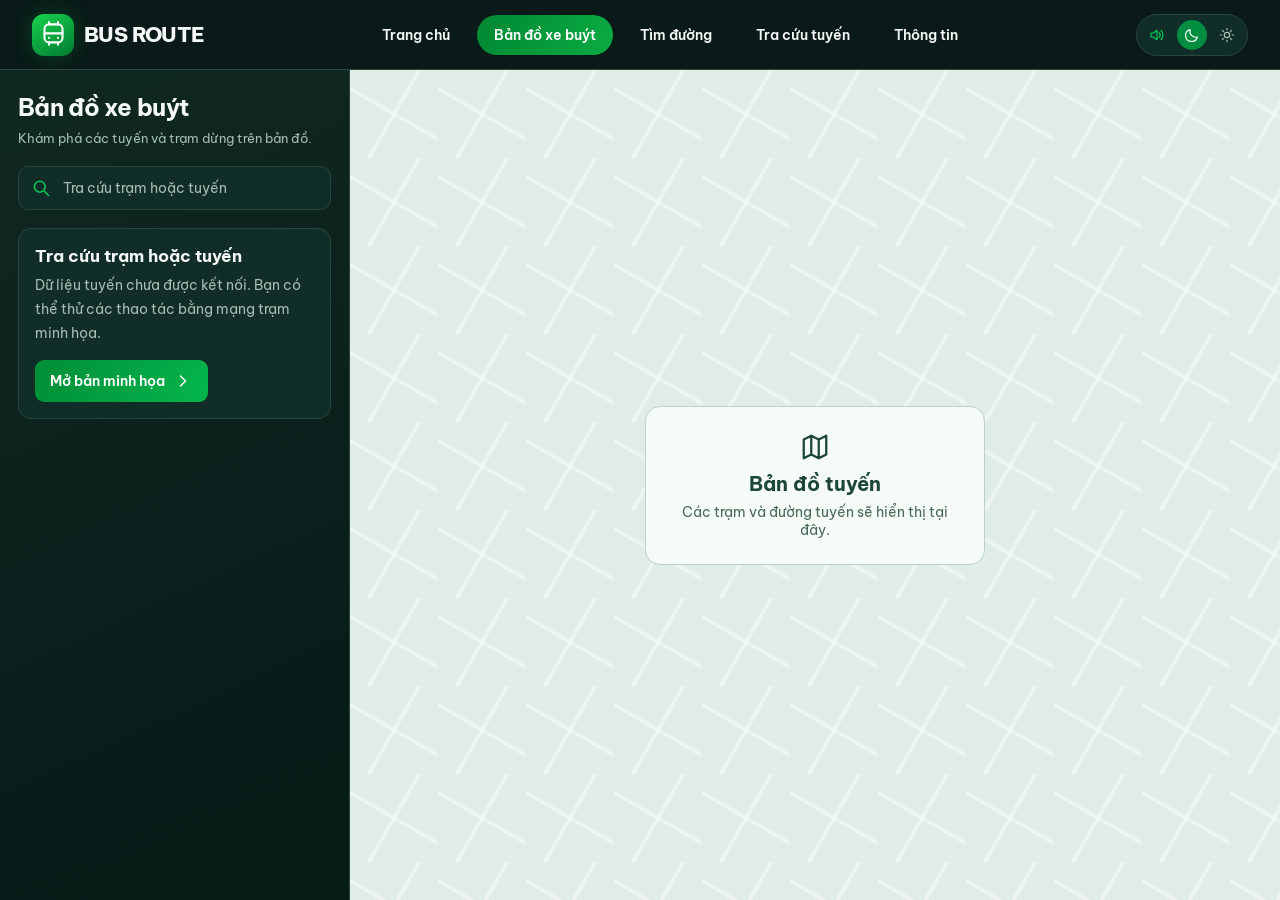
<file: map.html>
<!doctype html>
        <html lang="vi">
        <head>
          <meta charset="utf-8">
          <meta name="viewport" content="width=device-width, initial-scale=1">
          <meta name="theme-color" content="#081b17">
          <title>Bản đồ xe buýt | BUS ROUTE</title>
          <link rel="icon" href="data:,">
          <link rel="stylesheet" href="css/style.css">
          <link rel="stylesheet" href="css/interface.css">
          <script defer src="js/interface.js"></script>
<script defer src="js/preview.js"></script>
        </head>
        <body data-page="map">
          <a href="#app" class="skip">Đến nội dung</a>
          <header id="header"><div class="topbar">
            <a href="index.html" class="brand"><span class="logo"><svg class="ico" viewBox="0 0 24 24" fill="none" stroke="currentColor" stroke-width="1.8" stroke-linecap="round" stroke-linejoin="round" aria-hidden="true"><rect x="4" y="3" width="16" height="16" rx="4"/><path d="M4 11h16M8 19v2m8-2v2M8 15h.01M16 15h.01M8 3V1m8 2V1"/></svg></span>BUS ROUTE</a>
            <nav class="nav" aria-label="Điều hướng chính"><a href="index.html">Trang chủ</a>
<a href="map.html" class="active" aria-current="page">Bản đồ xe buýt</a>
<a href="directions.html">Tìm đường</a>
<a href="routes.html">Tra cứu tuyến</a>
<a href="info.html">Thông tin</a></nav>
            <div class="theme">
              <button id="sound" type="button" aria-label="Âm thanh khi nhấn" aria-pressed="true"></button>
              <button id="dark" type="button" aria-label="Giao diện tối"><svg class="ico" viewBox="0 0 24 24" fill="none" stroke="currentColor" stroke-width="1.8" stroke-linecap="round" stroke-linejoin="round" aria-hidden="true"><path d="M20 15A9 9 0 0 1 9 4a9 9 0 1 0 11 11Z"/></svg></button>
              <button id="light" type="button" aria-label="Giao diện sáng"><svg class="ico" viewBox="0 0 24 24" fill="none" stroke="currentColor" stroke-width="1.8" stroke-linecap="round" stroke-linejoin="round" aria-hidden="true"><circle cx="12" cy="12" r="4"/><path d="M12 2v2m0 16v2M2 12h2m16 0h2M5 5l2 2m10 10 2 2m0-14-2 2M7 17l-2 2"/></svg></button>
            </div>
          </div></header>
          <main id="app" tabindex="-1"><div class="workspace"><aside class="sidebar"><h1>Bản đồ xe buýt</h1><p class="muted subtitle">Khám phá các tuyến và trạm dừng trên bản đồ.</p><div class="placeholder-fields"><label class="field"><svg class="ico" viewBox="0 0 24 24" fill="none" stroke="currentColor" stroke-width="1.8" stroke-linecap="round" stroke-linejoin="round" aria-hidden="true"><circle cx="10.5" cy="10.5" r="6.5"/><path d="m16 16 5 5"/></svg><input aria-label="Tra cứu trạm hoặc tuyến" placeholder="Tra cứu trạm hoặc tuyến" disabled></label></div>
      <section class="card waiting"><h2>Tra cứu trạm hoặc tuyến</h2><p>Dữ liệu tuyến chưa được kết nối. Bạn có thể thử các thao tác bằng mạng trạm minh họa.</p>
      <a class="primary" href="map.html?demo=1">Mở bản minh họa <svg class="ico" viewBox="0 0 24 24" fill="none" stroke="currentColor" stroke-width="1.8" stroke-linecap="round" stroke-linejoin="round" aria-hidden="true"><path d="m9 18 6-6-6-6"/></svg></a></section></aside>
      <section class="blank-map" aria-label="Khung bản đồ"><div><svg class="ico" viewBox="0 0 24 24" fill="none" stroke="currentColor" stroke-width="1.8" stroke-linecap="round" stroke-linejoin="round" aria-hidden="true"><path d="m3 6 6-3 6 3 6-3v15l-6 3-6-3-6 3zm6-3v15m6-12v15"/></svg><h2>Bản đồ tuyến</h2>
      <p>Các trạm và đường tuyến sẽ hiển thị tại đây.</p></div></section></div></main>
        </body>
        </html>
</file>
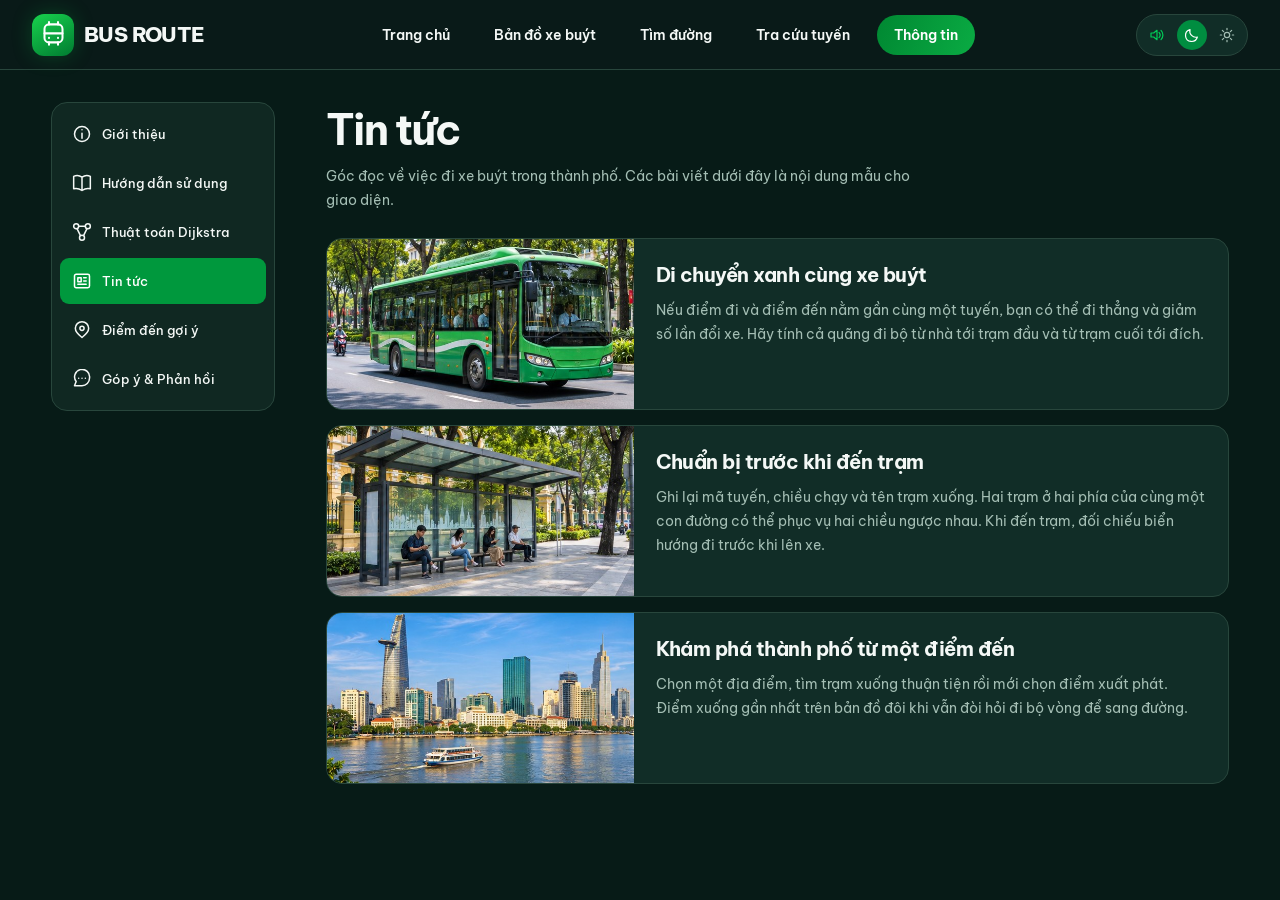
<file: news.html>
<!doctype html>
        <html lang="vi">
        <head>
          <meta charset="utf-8">
          <meta name="viewport" content="width=device-width, initial-scale=1">
          <meta name="theme-color" content="#081b17">
          <title>Tin tức | BUS ROUTE</title>
          <link rel="icon" href="data:,">
          <link rel="stylesheet" href="css/style.css">
          <link rel="stylesheet" href="css/interface.css">
          <script defer src="js/interface.js"></script>
        </head>
        <body data-page="news">
          <a href="#app" class="skip">Đến nội dung</a>
          <header id="header"><div class="topbar">
            <a href="index.html" class="brand"><span class="logo"><svg class="ico" viewBox="0 0 24 24" fill="none" stroke="currentColor" stroke-width="1.8" stroke-linecap="round" stroke-linejoin="round" aria-hidden="true"><rect x="4" y="3" width="16" height="16" rx="4"/><path d="M4 11h16M8 19v2m8-2v2M8 15h.01M16 15h.01M8 3V1m8 2V1"/></svg></span>BUS ROUTE</a>
            <nav class="nav" aria-label="Điều hướng chính"><a href="index.html">Trang chủ</a>
<a href="map.html">Bản đồ xe buýt</a>
<a href="directions.html">Tìm đường</a>
<a href="routes.html">Tra cứu tuyến</a>
<a href="info.html" class="active" aria-current="page">Thông tin</a></nav>
            <div class="theme">
              <button id="sound" type="button" aria-label="Âm thanh khi nhấn" aria-pressed="true"></button>
              <button id="dark" type="button" aria-label="Giao diện tối"><svg class="ico" viewBox="0 0 24 24" fill="none" stroke="currentColor" stroke-width="1.8" stroke-linecap="round" stroke-linejoin="round" aria-hidden="true"><path d="M20 15A9 9 0 0 1 9 4a9 9 0 1 0 11 11Z"/></svg></button>
              <button id="light" type="button" aria-label="Giao diện sáng"><svg class="ico" viewBox="0 0 24 24" fill="none" stroke="currentColor" stroke-width="1.8" stroke-linecap="round" stroke-linejoin="round" aria-hidden="true"><circle cx="12" cy="12" r="4"/><path d="M12 2v2m0 16v2M2 12h2m16 0h2M5 5l2 2m10 10 2 2m0-14-2 2M7 17l-2 2"/></svg></button>
            </div>
          </div></header>
          <main id="app" tabindex="-1"><div class="reader-layout"><nav class="info-nav" aria-label="Chuyên mục thông tin"><a href="info.html"><svg class="ico" viewBox="0 0 24 24" fill="none" stroke="currentColor" stroke-width="1.8" stroke-linecap="round" stroke-linejoin="round" aria-hidden="true"><circle cx="12" cy="12" r="9"/><path d="M12 11v6m0-10h.01"/></svg>Giới thiệu</a>
<a href="guide.html"><svg class="ico" viewBox="0 0 24 24" fill="none" stroke="currentColor" stroke-width="1.8" stroke-linecap="round" stroke-linejoin="round" aria-hidden="true"><path d="M12 5C8 2 4 3 2 4v15c4-1 7 0 10 2 3-2 6-3 10-2V4c-2-1-6-2-10 1Zm0 0v16"/></svg>Hướng dẫn sử dụng</a>
<a href="algorithm.html"><svg class="ico" viewBox="0 0 24 24" fill="none" stroke="currentColor" stroke-width="1.8" stroke-linecap="round" stroke-linejoin="round" aria-hidden="true"><circle cx="5" cy="5" r="3"/><circle cx="19" cy="5" r="3"/><circle cx="12" cy="19" r="3"/><path d="m8 5 8 0M6 8l4 8m8-8-4 8"/></svg>Thuật toán Dijkstra</a>
<a href="news.html" class="active" aria-current="page"><svg class="ico" viewBox="0 0 24 24" fill="none" stroke="currentColor" stroke-width="1.8" stroke-linecap="round" stroke-linejoin="round" aria-hidden="true"><rect x="3" y="4" width="18" height="16" rx="2"/><path d="M7 8h4v5H7zm7 0h3m-3 4h3M7 16h10"/></svg>Tin tức</a>
<a href="places.html"><svg class="ico" viewBox="0 0 24 24" fill="none" stroke="currentColor" stroke-width="1.8" stroke-linecap="round" stroke-linejoin="round" aria-hidden="true"><path d="M20 10c0 5-8 11-8 11S4 15 4 10a8 8 0 1 1 16 0Z"/><circle cx="12" cy="10" r="2.5"/></svg>Điểm đến gợi ý</a>
<a href="feedback.html"><svg class="ico" viewBox="0 0 24 24" fill="none" stroke="currentColor" stroke-width="1.8" stroke-linecap="round" stroke-linejoin="round" aria-hidden="true"><path d="M21 11a9 9 0 0 1-9 9H3l2-5a9 9 0 1 1 16-4Z"/><path d="M8 11h.01m4 0h.01m4 0h.01"/></svg>Góp ý & Phản hồi</a></nav><article class="reader"><header class="reader-head"><h1>Tin tức</h1><p>Góc đọc về việc đi xe buýt trong thành phố. Các bài viết dưới đây là nội dung mẫu cho giao diện.</p></header><div class="stories"><section id="news-bus" class="card story"><img class="" src="assets/news-bus.jpg" alt="" decoding="async"><div><h2>Di chuyển xanh cùng xe buýt</h2><p>Nếu điểm đi và điểm đến nằm gần cùng một tuyến, bạn có thể đi thẳng và giảm số lần đổi xe. Hãy tính cả quãng đi bộ từ nhà tới trạm đầu và từ trạm cuối tới đích.</p></div></section><section id="news-stop" class="card story"><img class="" src="assets/news-stop.jpg" alt="" decoding="async"><div><h2>Chuẩn bị trước khi đến trạm</h2><p>Ghi lại mã tuyến, chiều chạy và tên trạm xuống. Hai trạm ở hai phía của cùng một con đường có thể phục vụ hai chiều ngược nhau. Khi đến trạm, đối chiếu biển hướng đi trước khi lên xe.</p></div></section><section id="news-city" class="card story"><img class="" src="assets/news-city.jpg" alt="" decoding="async"><div><h2>Khám phá thành phố từ một điểm đến</h2><p>Chọn một địa điểm, tìm trạm xuống thuận tiện rồi mới chọn điểm xuất phát. Điểm xuống gần nhất trên bản đồ đôi khi vẫn đòi hỏi đi bộ vòng để sang đường.</p></div></section></div></article></div></main>
        </body>
        </html>
</file>
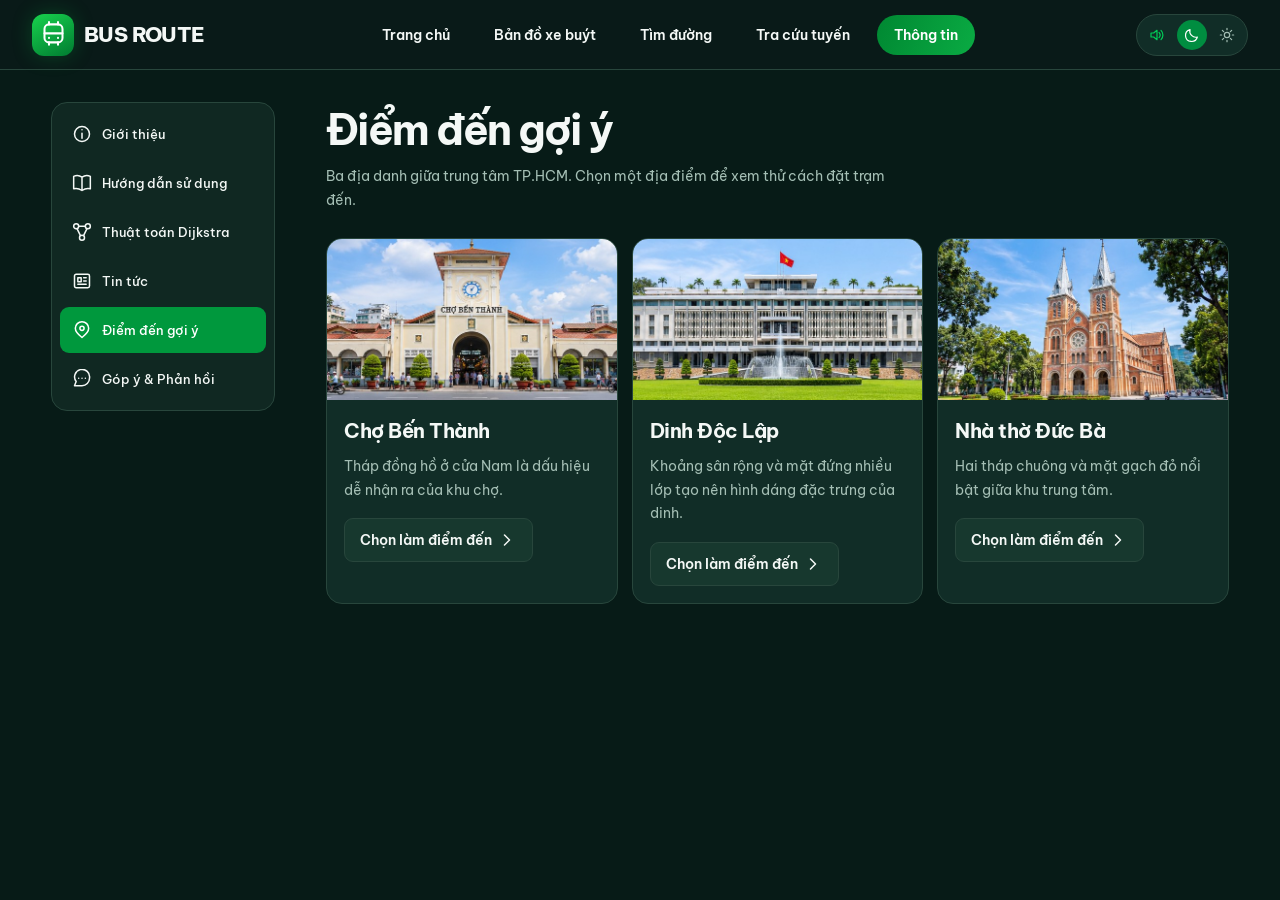
<file: places.html>
<!doctype html>
        <html lang="vi">
        <head>
          <meta charset="utf-8">
          <meta name="viewport" content="width=device-width, initial-scale=1">
          <meta name="theme-color" content="#081b17">
          <title>Điểm đến gợi ý | BUS ROUTE</title>
          <link rel="icon" href="data:,">
          <link rel="stylesheet" href="css/style.css">
          <link rel="stylesheet" href="css/interface.css">
          <script defer src="js/interface.js"></script>
        </head>
        <body data-page="places">
          <a href="#app" class="skip">Đến nội dung</a>
          <header id="header"><div class="topbar">
            <a href="index.html" class="brand"><span class="logo"><svg class="ico" viewBox="0 0 24 24" fill="none" stroke="currentColor" stroke-width="1.8" stroke-linecap="round" stroke-linejoin="round" aria-hidden="true"><rect x="4" y="3" width="16" height="16" rx="4"/><path d="M4 11h16M8 19v2m8-2v2M8 15h.01M16 15h.01M8 3V1m8 2V1"/></svg></span>BUS ROUTE</a>
            <nav class="nav" aria-label="Điều hướng chính"><a href="index.html">Trang chủ</a>
<a href="map.html">Bản đồ xe buýt</a>
<a href="directions.html">Tìm đường</a>
<a href="routes.html">Tra cứu tuyến</a>
<a href="info.html" class="active" aria-current="page">Thông tin</a></nav>
            <div class="theme">
              <button id="sound" type="button" aria-label="Âm thanh khi nhấn" aria-pressed="true"></button>
              <button id="dark" type="button" aria-label="Giao diện tối"><svg class="ico" viewBox="0 0 24 24" fill="none" stroke="currentColor" stroke-width="1.8" stroke-linecap="round" stroke-linejoin="round" aria-hidden="true"><path d="M20 15A9 9 0 0 1 9 4a9 9 0 1 0 11 11Z"/></svg></button>
              <button id="light" type="button" aria-label="Giao diện sáng"><svg class="ico" viewBox="0 0 24 24" fill="none" stroke="currentColor" stroke-width="1.8" stroke-linecap="round" stroke-linejoin="round" aria-hidden="true"><circle cx="12" cy="12" r="4"/><path d="M12 2v2m0 16v2M2 12h2m16 0h2M5 5l2 2m10 10 2 2m0-14-2 2M7 17l-2 2"/></svg></button>
            </div>
          </div></header>
          <main id="app" tabindex="-1"><div class="reader-layout"><nav class="info-nav" aria-label="Chuyên mục thông tin"><a href="info.html"><svg class="ico" viewBox="0 0 24 24" fill="none" stroke="currentColor" stroke-width="1.8" stroke-linecap="round" stroke-linejoin="round" aria-hidden="true"><circle cx="12" cy="12" r="9"/><path d="M12 11v6m0-10h.01"/></svg>Giới thiệu</a>
<a href="guide.html"><svg class="ico" viewBox="0 0 24 24" fill="none" stroke="currentColor" stroke-width="1.8" stroke-linecap="round" stroke-linejoin="round" aria-hidden="true"><path d="M12 5C8 2 4 3 2 4v15c4-1 7 0 10 2 3-2 6-3 10-2V4c-2-1-6-2-10 1Zm0 0v16"/></svg>Hướng dẫn sử dụng</a>
<a href="algorithm.html"><svg class="ico" viewBox="0 0 24 24" fill="none" stroke="currentColor" stroke-width="1.8" stroke-linecap="round" stroke-linejoin="round" aria-hidden="true"><circle cx="5" cy="5" r="3"/><circle cx="19" cy="5" r="3"/><circle cx="12" cy="19" r="3"/><path d="m8 5 8 0M6 8l4 8m8-8-4 8"/></svg>Thuật toán Dijkstra</a>
<a href="news.html"><svg class="ico" viewBox="0 0 24 24" fill="none" stroke="currentColor" stroke-width="1.8" stroke-linecap="round" stroke-linejoin="round" aria-hidden="true"><rect x="3" y="4" width="18" height="16" rx="2"/><path d="M7 8h4v5H7zm7 0h3m-3 4h3M7 16h10"/></svg>Tin tức</a>
<a href="places.html" class="active" aria-current="page"><svg class="ico" viewBox="0 0 24 24" fill="none" stroke="currentColor" stroke-width="1.8" stroke-linecap="round" stroke-linejoin="round" aria-hidden="true"><path d="M20 10c0 5-8 11-8 11S4 15 4 10a8 8 0 1 1 16 0Z"/><circle cx="12" cy="10" r="2.5"/></svg>Điểm đến gợi ý</a>
<a href="feedback.html"><svg class="ico" viewBox="0 0 24 24" fill="none" stroke="currentColor" stroke-width="1.8" stroke-linecap="round" stroke-linejoin="round" aria-hidden="true"><path d="M21 11a9 9 0 0 1-9 9H3l2-5a9 9 0 1 1 16-4Z"/><path d="M8 11h.01m4 0h.01m4 0h.01"/></svg>Góp ý & Phản hồi</a></nav><article class="reader"><header class="reader-head"><h1>Điểm đến gợi ý</h1><p>Ba địa danh giữa trung tâm TP.HCM. Chọn một địa điểm để xem thử cách đặt trạm đến.</p></header><div class="destination-grid"><section class="card destination-card"><img class="" src="assets/ben-thanh.jpg" alt="Minh họa Chợ Bến Thành" decoding="async"><div><h2>Chợ Bến Thành</h2><p>Tháp đồng hồ ở cửa Nam là dấu hiệu dễ nhận ra của khu chợ.</p><a class="secondary" href="directions.html?demo=1&amp;to=BT">Chọn làm điểm đến <svg class="ico" viewBox="0 0 24 24" fill="none" stroke="currentColor" stroke-width="1.8" stroke-linecap="round" stroke-linejoin="round" aria-hidden="true"><path d="m9 18 6-6-6-6"/></svg></a></div></section><section class="card destination-card"><img class="" src="assets/dinh.jpg" alt="Minh họa Dinh Độc Lập" decoding="async"><div><h2>Dinh Độc Lập</h2><p>Khoảng sân rộng và mặt đứng nhiều lớp tạo nên hình dáng đặc trưng của dinh.</p><a class="secondary" href="directions.html?demo=1&amp;to=DL">Chọn làm điểm đến <svg class="ico" viewBox="0 0 24 24" fill="none" stroke="currentColor" stroke-width="1.8" stroke-linecap="round" stroke-linejoin="round" aria-hidden="true"><path d="m9 18 6-6-6-6"/></svg></a></div></section><section class="card destination-card"><img class="" src="assets/church.jpg" alt="Minh họa Nhà thờ Đức Bà" decoding="async"><div><h2>Nhà thờ Đức Bà</h2><p>Hai tháp chuông và mặt gạch đỏ nổi bật giữa khu trung tâm.</p><a class="secondary" href="directions.html?demo=1&amp;to=NT">Chọn làm điểm đến <svg class="ico" viewBox="0 0 24 24" fill="none" stroke="currentColor" stroke-width="1.8" stroke-linecap="round" stroke-linejoin="round" aria-hidden="true"><path d="m9 18 6-6-6-6"/></svg></a></div></section></div></article></div></main>
        </body>
        </html>
</file>
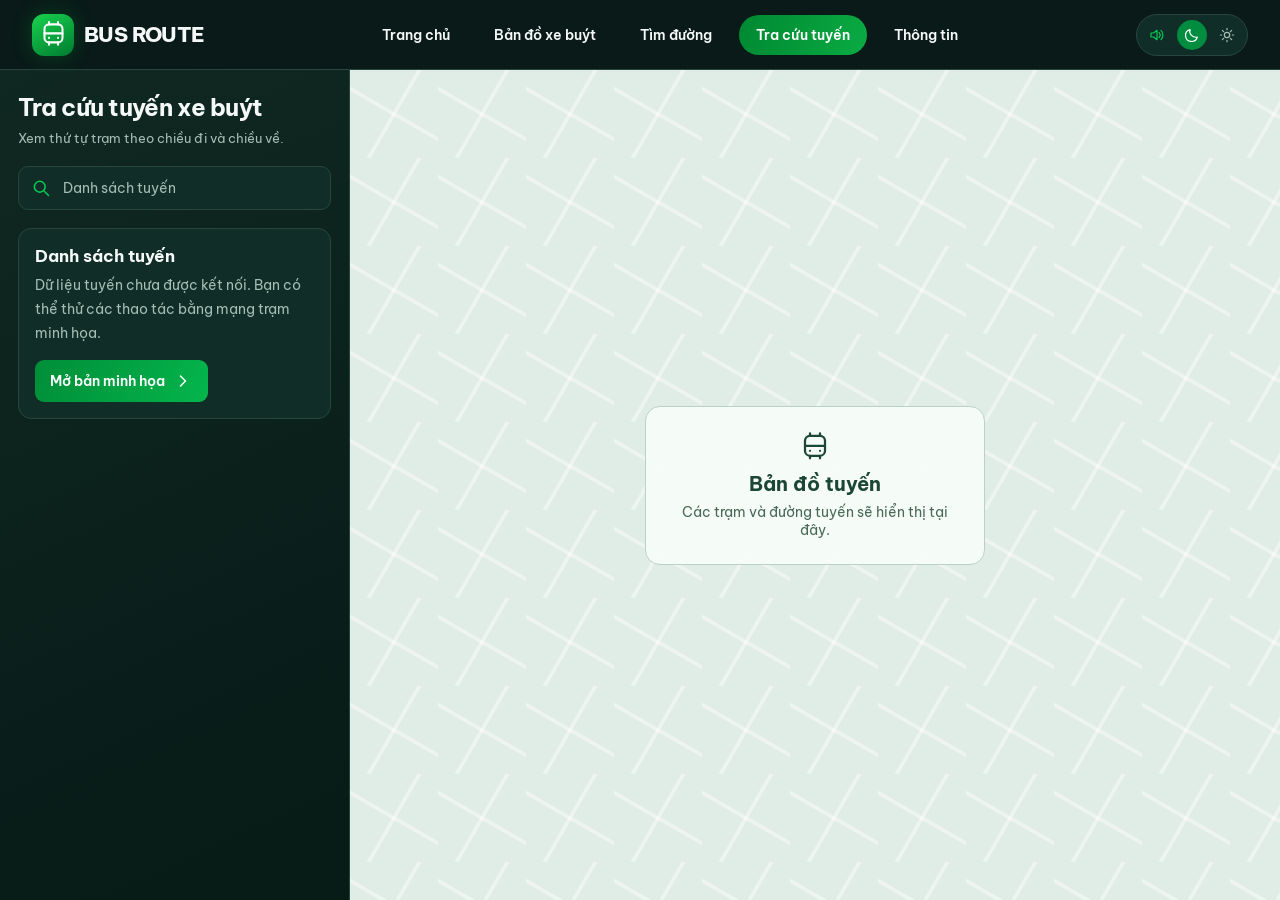
<file: routes.html>
<!doctype html>
        <html lang="vi">
        <head>
          <meta charset="utf-8">
          <meta name="viewport" content="width=device-width, initial-scale=1">
          <meta name="theme-color" content="#081b17">
          <title>Tra cứu tuyến xe buýt | BUS ROUTE</title>
          <link rel="icon" href="data:,">
          <link rel="stylesheet" href="css/style.css">
          <link rel="stylesheet" href="css/interface.css">
          <script defer src="js/interface.js"></script>
<script defer src="js/preview.js"></script>
        </head>
        <body data-page="routes">
          <a href="#app" class="skip">Đến nội dung</a>
          <header id="header"><div class="topbar">
            <a href="index.html" class="brand"><span class="logo"><svg class="ico" viewBox="0 0 24 24" fill="none" stroke="currentColor" stroke-width="1.8" stroke-linecap="round" stroke-linejoin="round" aria-hidden="true"><rect x="4" y="3" width="16" height="16" rx="4"/><path d="M4 11h16M8 19v2m8-2v2M8 15h.01M16 15h.01M8 3V1m8 2V1"/></svg></span>BUS ROUTE</a>
            <nav class="nav" aria-label="Điều hướng chính"><a href="index.html">Trang chủ</a>
<a href="map.html">Bản đồ xe buýt</a>
<a href="directions.html">Tìm đường</a>
<a href="routes.html" class="active" aria-current="page">Tra cứu tuyến</a>
<a href="info.html">Thông tin</a></nav>
            <div class="theme">
              <button id="sound" type="button" aria-label="Âm thanh khi nhấn" aria-pressed="true"></button>
              <button id="dark" type="button" aria-label="Giao diện tối"><svg class="ico" viewBox="0 0 24 24" fill="none" stroke="currentColor" stroke-width="1.8" stroke-linecap="round" stroke-linejoin="round" aria-hidden="true"><path d="M20 15A9 9 0 0 1 9 4a9 9 0 1 0 11 11Z"/></svg></button>
              <button id="light" type="button" aria-label="Giao diện sáng"><svg class="ico" viewBox="0 0 24 24" fill="none" stroke="currentColor" stroke-width="1.8" stroke-linecap="round" stroke-linejoin="round" aria-hidden="true"><circle cx="12" cy="12" r="4"/><path d="M12 2v2m0 16v2M2 12h2m16 0h2M5 5l2 2m10 10 2 2m0-14-2 2M7 17l-2 2"/></svg></button>
            </div>
          </div></header>
          <main id="app" tabindex="-1"><div class="workspace"><aside class="sidebar"><h1>Tra cứu tuyến xe buýt</h1><p class="muted subtitle">Xem thứ tự trạm theo chiều đi và chiều về.</p><div class="placeholder-fields"><label class="field"><svg class="ico" viewBox="0 0 24 24" fill="none" stroke="currentColor" stroke-width="1.8" stroke-linecap="round" stroke-linejoin="round" aria-hidden="true"><circle cx="10.5" cy="10.5" r="6.5"/><path d="m16 16 5 5"/></svg><input aria-label="Danh sách tuyến" placeholder="Danh sách tuyến" disabled></label></div>
      <section class="card waiting"><h2>Danh sách tuyến</h2><p>Dữ liệu tuyến chưa được kết nối. Bạn có thể thử các thao tác bằng mạng trạm minh họa.</p>
      <a class="primary" href="routes.html?demo=1">Mở bản minh họa <svg class="ico" viewBox="0 0 24 24" fill="none" stroke="currentColor" stroke-width="1.8" stroke-linecap="round" stroke-linejoin="round" aria-hidden="true"><path d="m9 18 6-6-6-6"/></svg></a></section></aside>
      <section class="blank-map" aria-label="Khung bản đồ"><div><svg class="ico" viewBox="0 0 24 24" fill="none" stroke="currentColor" stroke-width="1.8" stroke-linecap="round" stroke-linejoin="round" aria-hidden="true"><rect x="4" y="3" width="16" height="16" rx="4"/><path d="M4 11h16M8 19v2m8-2v2M8 15h.01M16 15h.01M8 3V1m8 2V1"/></svg><h2>Bản đồ tuyến</h2>
      <p>Các trạm và đường tuyến sẽ hiển thị tại đây.</p></div></section></div></main>
        </body>
        </html>
</file>
<file: css/style.css>
/* ==========================================================
   BUS ROUTE - MAIN STYLESHEET
   ==========================================================
   01. Variables & Reset
   02. Navigation & Theme
   03. Components
   04. Home Page
   05. Workspace & Sidebar
   06. Leaflet Map
   07. Directions & Timeline
   08. Bus Routes & Rating
   09. Information Page
   10. Notifications
   11. Responsive Design
   ========================================================== */

@import url('https://fonts.googleapis.com/css2?family=Be+Vietnam+Pro:wght@400;500;600;700;800&display=swap');


/* ==========================================================
   01. VARIABLES & RESET
   ========================================================== */

:root {
    color-scheme: dark;

    --bg: #071b17;
    --header: #091a18;
    --panel: #102822;
    --card: #112d27;
    --card2: #17382e;
    --line: #28463c;

    --text: #f4f8f6;
    --muted: #a4beb4;
    --accent: #00ce58;
    --button: #00983d;

    --shadow: 0 12px 35px #0003;
    --header-height: 70px;

    font-family: 'Be Vietnam Pro', system-ui, 'Segoe UI', sans-serif;
    font-size: 14px;
}

* {
    box-sizing: border-box;
}

body {
    margin: 0;
    background: var(--bg);
    color: var(--text);
}


/* Light Mode */

body.light {
    color-scheme: light;

    --bg: #edf5f0;
    --header: #f7fcf9;
    --panel: #e4f0e8;
    --card: #fff;
    --card2: #e0f3e6;
    --line: #bad4c4;

    --text: #10372a;
    --muted: #507264;
    --accent: #008e3d;
    --button: #008e3d;

    --shadow: 0 12px 35px #183d2420;
}


/* Reset Form Elements */

button,
input,
select,
textarea {
    font: inherit;
}

button,
a,
input,
select,
textarea {
    -webkit-tap-highlight-color: transparent;
}

button {
    cursor: pointer;
}

a {
    color: inherit;
    text-decoration: none;
}

button {
    border: 0;
    color: inherit;
}

button:focus-visible,
a:focus-visible,
input:focus-visible,
select:focus-visible,
textarea:focus-visible {
    outline: 2px solid var(--accent);
    outline-offset: 3px;
}


/* Typography */

h1,
h2,
h3,
h4,
p {
    margin: 0;
}

h1 {
    font-size: 30px;
    letter-spacing: -0.7px;
    line-height: 1.3;
}

h2 {
    font-size: 20px;
}

h3 {
    font-size: 16px;
}

small,
.muted {
    color: var(--muted);
}

.muted {
    font-size: 13px;
    line-height: 1.6;
}

.accent {
    color: var(--accent);
}


/* Global Icons */

.ico {
    width: 20px;
    height: 20px;
    vertical-align: middle;
    flex-shrink: 0;
}


/* ==========================================================
   02. NAVIGATION & THEME
   ========================================================== */

.topbar {
    height: var(--header-height);

    display: flex;
    align-items: center;
    justify-content: space-between;

    gap: 24px;
    padding: 0 32px;

    background: var(--header);
    border-bottom: 1px solid var(--line);

    position: sticky;
    top: 0;
    z-index: 1000;
}


/* Brand & Logo */

.brand {
    display: flex;
    gap: 10px;
    align-items: center;

    font-weight: 800;
    font-size: 21px;
    white-space: nowrap;
    letter-spacing: -0.6px;
}

.logo {
    width: 42px;
    height: 42px;

    display: grid;
    place-items: center;

    background: linear-gradient(150deg, #18d24d, #007b31);
    color: white;

    border-radius: 12px;
    box-shadow: 0 0 20px #00ba4540;
}

.logo .ico {
    width: 27px;
    height: 27px;
}


/* Navigation Links */

.nav {
    display: flex;
    gap: 10px;
    align-items: center;
}

.nav a {
    padding: 11px 17px;
    border-radius: 24px;

    white-space: nowrap;
    font-weight: 600;
    font-size: 14px;

    transition: background 0.2s;
}

.nav a:hover {
    background: var(--card2);
}

.nav a.active {
    color: white;
    background: linear-gradient(110deg, #008832, #0aab43);
}


/* Dark Mode / Light Mode Switch */

.theme {
    display: flex;
    gap: 5px;
    padding: 5px;

    background: var(--card);
    border: 1px solid var(--line);
    border-radius: 24px;
}

.theme button {
    width: 29px;
    height: 29px;

    border-radius: 100%;
    background: transparent;

    display: grid;
    place-items: center;

    color: var(--muted);
}

.theme button.active {
    color: #fff;
    background: #008d40;
}

.theme .ico {
    width: 16px;
    height: 16px;
}


/* ==========================================================
   03. COMPONENTS
   ========================================================== */


/* Buttons */

.primary,
.secondary,
.icon-btn,
.tab,
.chip {
    display: inline-flex;
    align-items: center;
    justify-content: center;

    gap: 8px;
    padding: 11px 15px;

    border-radius: 9px;
    font-weight: 600;

    transition: background 0.18s, transform 0.18s;
}

.primary {
    background: linear-gradient(110deg, #008e38, #04b54c);
    color: white;
}

.primary:hover {
    background: #00a944;
    transform: translateY(-1px);
}

.secondary,
.icon-btn,
.tab {
    background: var(--card2);
    border: 1px solid var(--line);
}

.secondary:hover,
.icon-btn:hover,
.tab:hover {
    border-color: var(--accent);
}

.icon-btn {
    padding: 10px;
    min-width: 40px;
}

.tab.active,
.chip.active {
    background: var(--button);
    color: white;
    border-color: var(--button);
}

.chip {
    padding: 7px 11px;
    font-size: 12px;

    background: var(--card2);
    border: 1px solid transparent;
}

.full {
    width: 100%;
}


/* Input Fields */

.field {
    display: flex;
    align-items: center;
    gap: 10px;

    background: var(--card);
    border: 1px solid var(--line);

    padding: 11px 12px;
    border-radius: 10px;

    min-width: 0;
}

.field:focus-within {
    border-color: var(--accent);
}

.field input,
.field select {
    border: 0;
    background: transparent;
    color: var(--text);

    outline: none !important;

    min-width: 0;
    flex: 1;
    width: 100%;
}

.field select option {
    background: var(--card);
    color: var(--text);
}

.field input::placeholder,
textarea::placeholder {
    color: var(--muted);
}

.field .ico {
    color: var(--accent);
}

.field.destination .ico {
    color: #ff5757;
}


/* Flex Layout Utilities */

.stack {
    display: flex;
    flex-direction: column;
    gap: 10px;
}

.row {
    display: flex;
    align-items: center;
    gap: 9px;
}

.spread {
    justify-content: space-between;
}

.wrap {
    flex-wrap: wrap;
}


/* Section Titles */

.section-title {
    display: flex;
    align-items: center;
    gap: 8px;

    margin: 0 0 12px;
    font-size: 15px;
}

.section-title .ico {
    color: var(--accent);
}


/* Cards */

.card {
    background: var(--card);
    border: 1px solid var(--line);

    border-radius: 13px;
    padding: 16px;
}


/* Bus Route Badge */

.badge-route {
    color: #fff;
    font-weight: 800;

    display: inline-flex;
    align-items: center;
    justify-content: center;

    gap: 5px;
    min-width: 36px;
    padding: 4px 8px;

    border-radius: 7px;

    font-size: 12px;
    white-space: nowrap;

    text-shadow: 0 1px 2px #0005;
}

.badge-route .ico {
    width: 13px;
    height: 13px;
}


/* General Sections */

.section {
    margin-top: 24px;
}


/* Error & Notice */

.error,
.notice {
    padding: 11px 12px;

    border: 1px solid var(--line);
    border-radius: 9px;

    color: var(--muted);
    line-height: 1.55;
    font-size: 12px;

    background: var(--card);
}

.error {
    color: #ffb2b2;
    border-color: #bd5555;
}

.demo-label {
    font-size: 11px;
    color: var(--muted);
    line-height: 1.5;
}


/* ==========================================================
   04. HOME PAGE
   ========================================================== */


/* Hero Section */

.hero {
    position: relative;
    min-height: 430px;

    overflow: hidden;
    isolation: isolate;

    background:
        radial-gradient(
            ellipse at 65% 15%,
            #0b5b35 0%,
            transparent 45%
        ),
        linear-gradient(
            120deg,
            #05251b,
            #071b17 75%
        );

    color: white;

    display: flex;
    align-items: center;

    padding: 52px 5%;
}

.hero-art {
    position: absolute;
    right: 0;
    top: 0;

    width: 57%;
    height: 100%;

    object-fit: cover;
    object-position: center;

    z-index: -2;

    mask-image: linear-gradient(
        90deg,
        transparent,
        #000 30%
    );
}

.hero:after {
    content: '';
    position: absolute;
    inset: 0;

    background:
        linear-gradient(
            0deg,
            #071b17 0%,
            transparent 25%
        ),
        linear-gradient(
            90deg,
            #06261e 0%,
            #06261e 35%,
            transparent 65%
        );

    z-index: -1;
}

.hero-copy {
    width: min(650px, 64%);
    position: relative;
}

.eyebrow {
    font-weight: 600;
    font-size: 13px;

    color: #a9f8c4;
    letter-spacing: 0.3px;

    margin-bottom: 13px;
}

.hero h1 {
    font-size: clamp(38px, 4.8vw, 76px);
    font-weight: 800;
    line-height: 1.12;
    letter-spacing: -2.3px;
}

.hero h1 span {
    color: #61ef9a;
}

.hero p {
    max-width: 530px;

    line-height: 1.65;
    color: #d8ebe0;

    margin-top: 15px;
    font-size: 15px;
}


/* Hero Search Box */

.hero-search {
    margin-top: 25px;

    background: #264c3cdd;
    border: 1px solid #72a48c88;
    box-shadow: 0 15px 30px #0004;

    backdrop-filter: blur(8px);

    border-radius: 16px;
    padding: 15px;

    display: grid;
    grid-template-columns: minmax(0, 1fr) 44px 136px;

    align-items: center;
    gap: 9px;

    max-width: 635px;
}

.hero-search .field {
    background: #f5f9f6;
    color: #133126;
    border-color: #c5d6cc;
}

.hero-search select {
    color: #153a2c;
}

.hero-search select option {
    background: white;
    color: #153a2c;
}

.hero-search .icon-btn {
    background: #3b6854;
    color: white;
    border-color: #62937c;
}

.hero-search .primary {
    min-height: 53px;
}


/* Home Content */

.home-content {
    max-width: 1500px;
    margin: auto;
    padding: 0 5% 26px;
}


/* Featured Functions */

.features {
    display: grid;
    grid-template-columns: repeat(4, 1fr);

    padding: 14px 0 22px;
    border-bottom: 1px solid var(--line);

    gap: 0;
}

.feature {
    text-align: center;
    padding: 16px 18px;

    border-right: 1px solid var(--line);
    transition: transform 0.2s;
}

.feature:last-child {
    border-right: 0;
}

.feature:hover {
    transform: translateY(-5px);
}

.feature-icon {
    width: 52px;
    height: 52px;

    margin: 0 auto 12px;

    background: #009a3d28;
    border: 1px solid #008d40;
    border-radius: 50%;

    display: grid;
    place-items: center;

    color: var(--accent);
}

.feature-icon .ico {
    width: 25px;
    height: 25px;
}

.feature h3 {
    margin-bottom: 6px;
}


/* News & Places */

.news-grid,
.places-grid {
    display: grid;
    grid-template-columns: repeat(3, 1fr);
    gap: 16px;
}

.news-card,
.place-card {
    overflow: hidden;

    background: var(--card);
    border: 1px solid var(--line);

    border-radius: 12px;

    transition: transform 0.2s;
}

.news-card:hover,
.place-card:hover {
    transform: translateY(-3px);
}

.news-card img,
.place-card img {
    width: 100%;
    height: 132px;

    object-fit: cover;
    display: block;
}

.news-card div,
.place-card div {
    padding: 13px;
}

.news-card h3 {
    font-size: 14px;
    line-height: 1.45;
    margin-bottom: 7px;
}


/* Footer */

.footer {
    border-top: 1px solid var(--line);

    padding: 20px 5%;

    color: var(--muted);
    font-size: 12px;

    display: flex;
    justify-content: space-between;
    gap: 15px;
}


/* ==========================================================
   05. WORKSPACE & SIDEBAR
   ========================================================== */

.workspace {
    display: grid;
    grid-template-columns: 350px minmax(0, 1fr);

    height: calc(100dvh - var(--header-height));
    min-height: 580px;
}


/* Sidebar & Detail Panel */

.sidebar,
.detail-panel {
    background: linear-gradient(
        155deg,
        var(--panel),
        var(--bg) 90%
    );

    overflow: auto;
    padding: 22px 18px;

    scrollbar-width: thin;
    scrollbar-color: var(--line) transparent;

    border-right: 1px solid var(--line);
}

.sidebar h1,
.detail-panel h1 {
    font-size: 24px;
}

.sidebar .subtitle {
    margin: 5px 0 17px;
}


/* List Container */

.list {
    display: flex;
    flex-direction: column;
    gap: 6px;
}


/* List Item */

.list-item {
    display: flex;
    align-items: center;
    gap: 10px;

    text-align: left;

    width: 100%;
    padding: 11px 10px;

    background: var(--card);
    border: 1px solid var(--line);

    border-radius: 10px;

    transition: background 0.2s, border 0.2s;
}

.list-item:hover,
.list-item.selected {
    background: var(--card2);
    border-color: var(--accent);
}

.list-item .body {
    flex: 1;
    min-width: 0;
}

.list-item strong {
    font-size: 13px;
    display: block;
    margin-bottom: 5px;
}

.list-item small {
    font-size: 11px;
}


/* Bus Stop Icon */

.stop-icon {
    background: #00a647;
    color: white;

    border-radius: 50%;

    width: 32px;
    height: 32px;

    display: grid;
    place-items: center;

    flex-shrink: 0;
}

.stop-icon .ico {
    width: 17px;
    height: 17px;
}


/* ==========================================================
   06. LEAFLET MAP
   ========================================================== */


/* Map Container */

.map-wrap {
    position: relative;

    min-width: 0;
    min-height: 320px;

    overflow: hidden;

    background: #e8ece4;
    color: #152d23;
}

.map-surface {
    position: absolute;
    inset: 0;
    z-index: 0;
}


/* Map Toolbar */

.map-toolbar {
    position: absolute;
    z-index: 500;

    top: 16px;
    right: 17px;

    display: flex;
    gap: 5px;
    padding: 6px;

    background: #0b211fee;
    border: 1px solid #315046;

    border-radius: 14px;
    box-shadow: var(--shadow);

    color: white;
}

.map-toolbar button {
    background: transparent;

    padding: 8px 12px;
    border-radius: 9px;

    display: flex;
    align-items: center;
    gap: 6px;

    font-size: 12px;
    font-weight: 600;
}

.map-toolbar button.active {
    background: #009c43;
}

.map-toolbar .ico {
    width: 15px;
    height: 15px;
}


/* Map Legend */

.map-legend {
    position: absolute;
    z-index: 500;

    bottom: 24px;
    right: 17px;

    background: #0c211ff5;
    color: #fff;

    border: 1px solid #294a3c;
    border-radius: 12px;

    padding: 13px 15px;
    min-width: 154px;

    box-shadow: var(--shadow);

    font-size: 12px;

    max-height: 45%;
    overflow: auto;
}

.legend-row {
    display: flex;
    gap: 8px;
    align-items: center;

    margin-top: 9px;
}

.line-swatch {
    width: 25px;
    height: 4px;

    border-radius: 9px;
}

.dot-swatch {
    width: 12px;
    height: 12px;

    background: white;

    border: 2px solid #54685b;
    border-radius: 50%;
}


/* Map Note */

.map-note {
    position: absolute;
    z-index: 500;

    bottom: 9px;
    left: 11px;

    padding: 6px 9px;

    border-radius: 6px;

    background: #fffef2e8;
    color: #33473d;

    font-size: 10px;
    max-width: 75%;

    pointer-events: none;
}


/* Map Route Summary */

.map-summary {
    position: absolute;

    bottom: 25px;
    left: 22px;
    right: 22px;

    z-index: 500;

    border-radius: 14px;

    background: #fffffff0;
    color: #19382a;

    box-shadow: 0 5px 26px #243c2726;
    border: 1px solid #b7d7be;

    padding: 18px;

    display: grid;
    grid-template-columns: repeat(3, 1fr);

    text-align: center;
    gap: 12px;
}

.map-summary div {
    border-right: 1px solid #dce6dc;
}

.map-summary div:last-child {
    border-right: 0;
}

.map-summary strong {
    display: block;
    font-size: 20px;
    margin: 5px 0;
}

.map-summary small {
    color: #557065;
}

.map-summary .ico {
    color: #008d40;
}


/* Leaflet Container */

.leaflet-container {
    font-family: inherit;
    background: #e8ece4;
}


/* Leaflet Popup */

.leaflet-popup-content-wrapper,
.leaflet-popup-tip {
    color: #172f24;
    background: #fff;
}

.leaflet-popup-content {
    font-size: 13px;
    min-width: 195px;
    line-height: 1.5;
}

.leaflet-popup-content .popup-title {
    font-weight: 800;
    font-size: 16px;
    margin-bottom: 2px;
}

.leaflet-popup-content .popup-action,
.fallback-popup .popup-action {
    display: inline-block;

    background: #008b40;
    color: white;

    border: 0;

    padding: 8px 12px;
    border-radius: 7px;

    font-weight: 600;

    margin-top: 9px;
}


/* Route Labels */

.map-route-label {
    background: transparent;
    border: 0;
}

.map-route-label span {
    display: inline-flex;
    align-items: center;
    gap: 4px;

    color: #fff;

    border-radius: 6px;
    padding: 3px 7px;

    font-weight: 800;
    font-size: 12px;

    box-shadow: 0 1px 5px #0004;

    white-space: nowrap;
}

.map-pin {
    filter: drop-shadow(0 2px 3px #0004);
}


/* Fallback Map */

.fallback-map {
    width: 100%;
    height: 100%;

    display: block;

    touch-action: none;
    cursor: grab;
}

.fallback-controls {
    position: absolute;

    top: 70px;
    right: 15px;

    display: grid;
    gap: 3px;

    z-index: 400;
}

.fallback-controls button {
    background: #fff;
    color: #25362d;

    width: 35px;
    height: 35px;

    border: 1px solid #aebcb1;
    border-radius: 6px;

    font-size: 20px;
}


/* Fallback Popup */

.fallback-popup {
    position: absolute;

    left: 50%;
    top: 38%;

    transform: translate(-50%, -50%);

    background: white;
    color: #183629;

    z-index: 450;

    border-radius: 12px;

    padding: 15px 17px;
    min-width: 240px;

    box-shadow: 0 4px 22px #0004;
    border: 1px solid #c7d2c7;
}

.fallback-popup .close {
    position: absolute;

    top: 7px;
    right: 8px;

    background: none;
    color: #183629;

    font-size: 18px;
}


/* ==========================================================
   07. DIRECTIONS & TIMELINE
   ========================================================== */


/* Dijkstra Route Result */

.route-result {
    margin-top: 15px;

    background: linear-gradient(
        140deg,
        #0d663a4a,
        var(--card)
    );

    border: 1px solid #218747;
    border-radius: 12px;

    padding: 15px;
}


/* Route Statistics */

.stats {
    display: grid;
    grid-template-columns: repeat(3, 1fr);

    gap: 6px;
    margin: 15px 0;

    text-align: center;
}

.stats strong {
    font-size: 17px;
    display: block;
}

.stats small {
    font-size: 10px;
}


/* Route Timeline */

.timeline {
    margin: 14px 0 0;
    padding-left: 11px;
}

.timeline-node {
    position: relative;

    padding: 0 0 18px 20px;

    border-left: 3px solid var(--seg, #159c56);

    min-height: 42px;
}

.timeline-node:before {
    content: '';

    position: absolute;

    left: -7px;
    top: 0;

    width: 10px;
    height: 10px;

    border: 2px solid var(--seg, #159c56);

    background: var(--text);

    border-radius: 50%;
}

.timeline-node:last-child {
    border-left-color: transparent;
    padding-bottom: 0;
}

.timeline-node strong {
    font-size: 13px;
    display: block;
    line-height: 1.45;
}

.timeline-node small {
    font-size: 11px;
}


/* ==========================================================
   08. BUS ROUTES & RATING
   ========================================================== */


/* Three Column Route Layout */

.route-layout {
    grid-template-columns:
        285px
        minmax(330px, 1.1fr)
        minmax(300px, 1fr);
}


/* Route Title */

.route-title {
    display: flex;
    align-items: center;
    gap: 13px;
}

.route-title .badge-route {
    font-size: 20px;
    padding: 10px 14px;
}

.route-title h1 {
    font-size: 23px;
}


/* Direction Tabs */

.tabs {
    display: flex;
    gap: 7px;
}

.tabs .tab {
    flex: 1;

    font-size: 12px;
    padding: 11px 8px;
}


/* Route Metrics */

.route-metrics {
    display: grid;
    grid-template-columns: repeat(2, 1fr);
    gap: 10px;
}

.metric {
    padding: 11px;

    border-radius: 9px;

    background: var(--card);
    border: 1px solid var(--line);
}

.metric .ico {
    color: var(--accent);

    width: 17px;
    height: 17px;

    margin-right: 4px;
}

.metric strong {
    font-size: 14px;
}

.metric small {
    display: block;
    font-size: 11px;
    margin-top: 5px;
}


/* Star Rating */

.rating {
    display: flex;
    gap: 5px;
}

.rating button {
    color: #f7bf26;
    font-size: 26px;

    background: transparent;
    padding: 0;
}


/* ==========================================================
   09. INFORMATION PAGE
   ========================================================== */


/* Information Layout */

.info-layout {
    display: grid;
    grid-template-columns: 220px 1fr;

    max-width: 1500px;

    margin: auto;
    padding: 24px 30px;

    gap: 22px;
}


/* Information Sidebar */

.info-nav {
    display: flex;
    flex-direction: column;
    gap: 8px;

    position: sticky;
    top: 95px;

    align-self: start;
}

.info-nav a {
    padding: 13px 12px;

    border-radius: 9px;

    display: flex;
    align-items: center;
    gap: 10px;

    font-weight: 500;
}

.info-nav a:hover,
.info-nav a.active {
    background: var(--button);
    color: white;
}


/* Main Information Content */

.info-content {
    display: grid;
    gap: 16px;
    min-width: 0;
}


/* Information Hero */

.info-hero {
    position: relative;

    background: linear-gradient(
        110deg,
        #0c633040,
        var(--card)
    );

    min-height: 155px;

    display: flex;
    align-items: center;
    gap: 18px;
}

.info-hero .logo {
    width: 64px;
    height: 64px;
}

.info-hero p {
    max-width: 650px;
    margin-top: 10px;
}


/* Information Grid */

.info-grid {
    display: grid;
    grid-template-columns: 1fr 1fr;
    gap: 16px;
}


/* Dijkstra Graph Illustration */

.graph-art {
    width: 145px;
    min-width: 110px;
    max-height: 130px;
}

.info-card-content {
    display: flex;
    gap: 15px;

    align-items: center;
    margin-top: 12px;
}


/* User Instructions */

.steps {
    list-style: none;

    margin: 12px 0 0;
    padding: 0;

    display: grid;
    gap: 10px;
}

.steps li {
    display: flex;
    gap: 10px;

    align-items: center;
    font-size: 13px;
}

.steps span {
    border-radius: 50%;

    background: var(--button);
    color: #fff;

    min-width: 24px;
    height: 24px;

    display: grid;
    place-items: center;

    font-weight: 700;
}


/* Feedback Form */

textarea {
    width: 100%;
    min-height: 94px;

    resize: vertical;

    border: 1px solid var(--line);
    border-radius: 9px;

    padding: 12px;

    background: var(--bg);
    color: var(--text);
}

.info-content section {
    scroll-margin-top: 95px;
}


/* ==========================================================
   10. NOTIFICATIONS
   ========================================================== */

.toast {
    position: fixed;

    z-index: 2000;

    bottom: 22px;
    left: 50%;

    transform: translateX(-50%);

    padding: 13px 20px;

    border: 1px solid #2a8751;
    border-radius: 10px;

    background: #0c3424;
    color: #fff;

    box-shadow: var(--shadow);
}


/* ==========================================================
   11. RESPONSIVE DESIGN
   ========================================================== */


/* Laptop & Tablet */

@media (max-width: 1100px) {

    .topbar {
        padding: 0 18px;
        gap: 12px;
    }

    .nav {
        gap: 3px;
    }

    .nav a {
        padding: 9px 11px;
        font-size: 12px;
    }

    .workspace {
        grid-template-columns: 310px 1fr;
    }

    .route-layout {
        grid-template-columns:
            235px
            minmax(260px, 1fr)
            minmax(260px, 1fr);
    }

    .route-title {
        flex-wrap: wrap;
    }

    .info-layout {
        grid-template-columns: 185px 1fr;
        padding: 20px;
    }

    .hero-copy {
        width: 68%;
    }

}


/* Mobile Devices */

@media (max-width: 760px) {

    :root {
        --header-height: 112px;
    }


    /* Mobile Navigation */

    .topbar {
        flex-wrap: wrap;
        align-content: center;

        height: var(--header-height);

        gap: 9px;
        padding: 9px 14px;
    }

    .brand {
        font-size: 18px;
    }

    .logo {
        width: 34px;
        height: 34px;
    }

    .nav {
        order: 3;

        width: 100%;
        overflow: auto;

        justify-content: flex-start;
    }

    .nav a {
        flex-shrink: 0;
        padding: 9px 10px;
    }

    .theme {
        margin-left: auto;
    }


    /* Mobile Hero */

    .hero {
        min-height: 460px;
        padding: 35px 20px;
    }

    .hero-copy {
        width: 100%;
    }

    .hero-art {
        width: 100%;
        opacity: 0.35;
        mask-image: none;
    }

    .hero:after {
        background: linear-gradient(
            90deg,
            #06261eee,
            transparent
        );
    }

    .hero h1 {
        font-size: 43px;
    }

    .hero-search {
        grid-template-columns: 1fr 40px;
        max-width: 100%;
    }

    .hero-search .primary {
        grid-column: 1 / -1;
    }


    /* Mobile Features & News */

    .features {
        grid-template-columns: 1fr 1fr;
    }

    .feature:nth-child(2) {
        border-right: 0;
    }

    .news-grid,
    .places-grid {
        grid-template-columns: 1fr;
    }


    /* Mobile Workspace */

    .workspace,
    .route-layout {
        display: flex;
        flex-direction: column;

        height: auto;
        min-height: 0;
    }

    .sidebar,
    .detail-panel {
        overflow: visible;
        border-right: 0;
        max-height: none;
    }


    /* Mobile Map */

    .map-wrap {
        height: 58vh;
        min-height: 380px;
    }

    .map-toolbar {
        right: 9px;
        top: 9px;
    }

    .map-toolbar button {
        font-size: 11px;
        padding: 7px;
    }

    .map-legend {
        right: 9px;
        bottom: 25px;
        min-width: 115px;
    }

    .map-summary {
        left: 10px;
        right: 10px;

        padding: 12px;
        bottom: 22px;
    }

    .map-summary strong {
        font-size: 16px;
    }


    /* Mobile Information */

    .info-layout {
        display: block;
        padding: 15px;
    }

    .info-nav {
        position: static;

        flex-direction: row;
        overflow: auto;

        margin-bottom: 14px;
    }

    .info-nav a {
        white-space: nowrap;
        font-size: 12px;
        padding: 10px;
    }

    .info-grid {
        grid-template-columns: 1fr;
    }


    /* Mobile Footer & Images */

    .footer {
        flex-direction: column;
    }

    .news-card img,
    .place-card img {
        height: 170px;
    }

}


/* ==========================================================
   END OF STYLESHEET
   ========================================================== */
</file>
<file: css/interface.css>
/* Shared navigation and interaction states */
#header { position: sticky; inset-block-start: 0; z-index: 1000; }
.skip { position: fixed; left: 12px; top: -5rem; z-index: 1100; background: var(--card); padding: 10px; }
.skip:focus { top: 10px; }
#sound { border-radius: 50%; }
#sound[aria-pressed="true"] { color: var(--accent); }
.theme button { min-width: 30px; min-height: 30px; }
:where(button, a) { touch-action: manipulation; }
:where(button, a):focus-visible { outline-offset: 4px; }
.home-content .section > .spread { margin-bottom: 14px; }
.home-content { padding-bottom: 42px; }
.hero-search { margin-top: 24px; }

/* Information pages share the palette, icons and controls of the transit screens. */
.reader-layout {
  display: grid;
  grid-template-columns: 224px minmax(0, 1fr);
  gap: clamp(24px, 4vw, 64px);
  max-width: 1400px;
  margin-inline: auto;
  padding: 32px clamp(18px, 4vw, 64px) 64px;
}
.reader-layout .info-nav {
  position: sticky; top: calc(var(--header-height) + 24px);
  padding: 8px; gap: 3px;
  background: var(--panel); border: 1px solid var(--line); border-radius: 16px;
}
.info-nav a { min-height: 44px; font-size: 13px; }
.reader { min-width: 0; display: grid; align-content: start; gap: 18px; }
.reader-head { padding: 3px 0 8px; }
.reader-head h1 { font-size: clamp(29px, 3.3vw, 48px); letter-spacing: -.045em; line-height: 1.18; }
.reader-head p, .reader .card p, .reader .card li, .waiting p {
  color: var(--muted); line-height: 1.7; font-size: 14px;
}
.reader-head p { max-width: 65ch; margin-top: 10px; }
.reader .card { border-radius: 16px; padding: clamp(18px, 2.3vw, 30px); }
.reader h2 { line-height: 1.35; letter-spacing: -.025em; font-size: clamp(18px, 1.6vw, 23px); }
.reader h2 .ico { margin-right: 5px; color: var(--accent); }
.reader .card p { margin-top: 10px; }
.reader .card a { margin-top: 16px; display: inline-flex; gap: 5px; align-items: center; }
.reader .card strong { color: var(--text); }
.cover { margin: 0; border: 1px solid var(--line); border-radius: 18px; overflow: hidden; background: var(--card); }
.cover img { display: block; width: 100%; height: clamp(200px, 24vw, 330px); object-fit: cover; object-position: 50% 47%; }
.reading-grid { display: grid; grid-template-columns: repeat(2, minmax(0, 1fr)); gap: 16px; }
.guide-steps, .stories { display: grid; gap: 15px; }
.guide-row { display: grid; grid-template-columns: 46px minmax(0, 1fr); gap: 16px; }
.step-no { align-self: start; padding: 8px; border: 1px solid var(--line); border-radius: 10px; text-align: center; color: var(--accent); font-weight: 750; font-variant-numeric: tabular-nums; }
.reader .story { display: grid; grid-template-columns: minmax(160px, 34%) 1fr; padding: 0; overflow: hidden; scroll-margin-top: calc(var(--header-height) + 16px); }
.story > div, .destination-card > div { padding: 22px; }
.story img { width: 100%; height: 100%; min-height: 170px; object-fit: cover; }
.destination-grid { display: grid; grid-template-columns: repeat(auto-fit, minmax(min(230px, 100%), 1fr)); gap: 14px; }
.reader .destination-card { padding: 0; overflow: hidden; }
.destination-card img { display: block; width: 100%; aspect-ratio: 1.8; object-fit: cover; }
.destination-card > div { padding: 17px; }
.feedback-card { display: grid; gap: 12px; }
.feedback-card label { font-size: 17px; font-weight: 650; }
.feedback-card textarea { min-height: 165px; }
.feedback-card button { justify-self: start; }
.feedback-card [role="status"]:empty { display: none; }

/* Dijkstra walkthrough */
.reader .lab { padding: 0; overflow: hidden; }
.lab-heading, .lab-actions { display: flex; flex-wrap: wrap; align-items: center; justify-content: space-between; gap: 12px; padding: 16px 22px; }
.lab-heading { border-bottom: 1px solid var(--line); }
.lab-unit { color: var(--muted); font-size: 12px; }
.lab-body { display: grid; grid-template-columns: minmax(0, 1.25fr) minmax(210px, 1fr); }
.graph-canvas { display: grid; align-items: center; padding: 9px; background-color: #102c25; background-image: radial-gradient(#326453 1px, transparent 1px); background-size: 18px 18px; }
.graph-canvas svg { width: 100%; height: auto; display: block; }
.tracks path { stroke: #728f83; stroke-width: 3; fill: none; }
.tracks .traced { stroke: #52ea94; stroke-width: 5; }
.vertex circle { fill: #193a30; stroke: #a2c1b4; stroke-width: 2px; }
.vertex text { text-anchor: middle; dominant-baseline: central; fill: #edf5f2; font-size: 17px; font-weight: 700; }
.vertex.settled circle { fill: #126d43; stroke: #77f5ac; stroke-width: 3px; }
.edge-cost text { font-size: 16px; font-weight: 700; text-anchor: middle; fill: #ecfff5; stroke: #102c25; stroke-width: 7px; paint-order: stroke; }
.lab-reading { align-self: center; padding: 19px 22px; }
.lab-reading > small { color: var(--accent); font-weight: 650; }
.lab-reading h3 { margin-top: 7px; font-size: 21px; }
.lab-reading p { min-height: 4.9em; }
.distances { display: grid; grid-template-columns: repeat(4, 1fr); gap: 5px; margin: 12px 0 0; }
.distances div { padding: 7px; background: var(--bg); border: 1px solid var(--line); border-radius: 8px; text-align: center; }
.distances dt { font-size: 11px; color: var(--muted); }
.distances dd { margin: 3px 0 0; font-size: 17px; font-weight: 700; font-variant-numeric: tabular-nums; }
.lab-actions { border-top: 1px solid var(--line); }
.lab-actions button:disabled { opacity: .45; cursor: default; }
.formula { display: grid; gap: 8px; margin-top: 15px; padding: 15px; border-left: 3px solid var(--accent); border-radius: 4px; background: var(--bg); }
.formula code { overflow-wrap: anywhere; }
.article-copy ul { margin: 10px 0 0; padding-left: 19px; }
.article-copy li + li { margin-top: 6px; }
.placeholder-fields { display: grid; gap: 8px; }
.placeholder-fields .field input:disabled { opacity: 1; }
.waiting { margin-top: 18px; }
.waiting h2 { font-size: 17px; }
.waiting p { margin: 7px 0 15px; }
.blank-map { display: grid; place-items: center; min-height: 300px; padding: 20px; background-color: #e0ede6; background-image: linear-gradient(30deg, transparent 48%, #ffffff73 49% 51%, transparent 52%), linear-gradient(120deg, transparent 48%, #ffffff73 49% 51%, transparent 52%); background-size: 88px 88px; color: #1c4736; }
.blank-map > div { max-width: 340px; text-align: center; padding: 25px; border-radius: 15px; background: #f7fcf8ee; border: 1px solid #bad2c5; }
.blank-map .ico { width: 30px; height: 30px; margin-bottom: 9px; }
.blank-map p { margin-top: 7px; color: #496858; }

@media (max-width: 960px) {
  .reader-layout { grid-template-columns: 185px minmax(0, 1fr); gap: 18px; padding-inline: 16px; }
  .lab-body { grid-template-columns: 1fr; }
  .graph-canvas svg { max-height: 220px; }
  .lab-reading p { min-height: 0; }
}
@media (max-width: 760px) {
  .reader-layout { display: block; padding: 14px 14px 40px; }
  .reader-layout .info-nav { position: static; flex-direction: row; overflow-x: auto; margin-bottom: 19px; }
  .info-nav a { flex-shrink: 0; white-space: nowrap; }
  .reading-grid, .reader .story { grid-template-columns: 1fr; }
  .story img { height: 165px; min-height: 0; }
  .hero-search { grid-template-columns: minmax(0, 1fr) 40px; }
  .hero-search .stack, .hero-search .field { min-width: 0; }
  .home-content .section > .spread { flex-wrap: wrap; }
  .lab-heading, .lab-actions { padding-inline: 15px; }
}
@media (prefers-reduced-motion: no-preference) {
  .reader, .hero-copy, .waiting { animation: bus-enter .28s ease-out both; }
  .news-card img, .destination-card img { transition: scale .3s ease; }
  :where(.primary, .secondary, .icon-btn, .chip, .tab, .theme button):active:not(:disabled) { transform: scale(.97); }
  .tracks path, .vertex circle { transition: stroke .24s ease, fill .24s ease; }
  .theme button, .info-nav a { transition: background-color .18s, color .18s, transform .15s; }
  @keyframes bus-enter { from { opacity: .25; transform: translateY(7px); } to { opacity: 1; transform: translateY(0); } }
}
@media (hover: hover) and (prefers-reduced-motion: no-preference) {
  .news-card:hover img, .destination-card:focus-within img { scale: 1.025; }
}
@media (prefers-reduced-motion: reduce) {
  *, *::before, *::after { scroll-behavior: auto !important; animation-duration: 0s !important; transition-duration: 0s !important; }
  .news-card:hover, .place-card:hover, .primary:hover { transform: none; }
}
</file>
<file: css/algorithm.css>
.algorithm-reader [id] {
  scroll-margin-top: calc(var(--header-height) + 18px);
}

.algorithm-jumps {
  display: flex;
  flex-wrap: wrap;
  gap: 8px;
}

.algorithm-jumps a {
  padding: 8px 12px;
  border: 1px solid var(--line);
  border-radius: 8px;
  background: var(--panel);
  color: var(--text);
  font-weight: 600;
}

.algorithm-jumps a:hover,
.algorithm-jumps a:focus-visible {
  border-color: var(--accent);
}

.algorithm-reader h3 { margin-top: 18px; }
.algorithm-reader .lab-reading h3 { margin-top: 7px; }

.algorithm-facts,
.algorithm-options {
  display: grid;
  grid-template-columns: repeat(auto-fit, minmax(min(160px, 100%), 1fr));
  gap: 10px;
  margin: 15px 0 0;
}

.algorithm-facts > div,
.algorithm-options > div {
  padding: 13px;
  border: 1px solid var(--line);
  border-radius: 10px;
  background: var(--bg);
}

.algorithm-facts dt { color: var(--muted); font-size: 12px; }
.algorithm-facts dd { margin: 5px 0 0; line-height: 1.5; }
.algorithm-options h3 { margin: 0; }
.algorithm-options strong { display: block; margin-top: 8px; }

.algorithm-steps { margin: 12px 0 0; padding-left: 23px; }
.algorithm-steps li + li { margin-top: 9px; }
.algorithm-detail { margin-top: 16px; }
.algorithm-detail summary { cursor: pointer; color: var(--accent); font-weight: 650; }
.algorithm-detail summary:focus-visible { outline: 2px solid var(--accent); outline-offset: 4px; }

.algorithm-table-wrap {
  margin-top: 13px;
  overflow-x: auto;
  border: 1px solid var(--line);
  border-radius: 9px;
}

.algorithm-table { width: 100%; min-width: 305px; border-collapse: collapse; text-align: left; }
.algorithm-table th,
.algorithm-table td { padding: 9px 11px; border-bottom: 1px solid var(--line); }
.algorithm-table thead { background: var(--card2); }
.algorithm-table tbody tr:last-child > * { border-bottom: 0; }
.algorithm-table td { font-variant-numeric: tabular-nums; }

.algorithm-slider {
  display: grid;
  grid-template-columns: 1fr auto;
  gap: 7px 12px;
  margin-top: 18px;
  align-items: center;
}
.algorithm-slider output { color: var(--accent); font-weight: 700; }
.algorithm-slider input { grid-column: 1 / -1; width: 100%; min-height: 32px; margin: 0; accent-color: var(--accent); }
.reader .card .algorithm-result {
  padding: 10px 12px;
  border-left: 3px solid var(--accent);
  border-radius: 4px;
  background: var(--card2);
}

@media (max-width: 480px) {
  .algorithm-slider { grid-template-columns: 1fr; }
  .algorithm-reader .lab-actions small { order: 1; flex-basis: 100%; }
}
</file>
